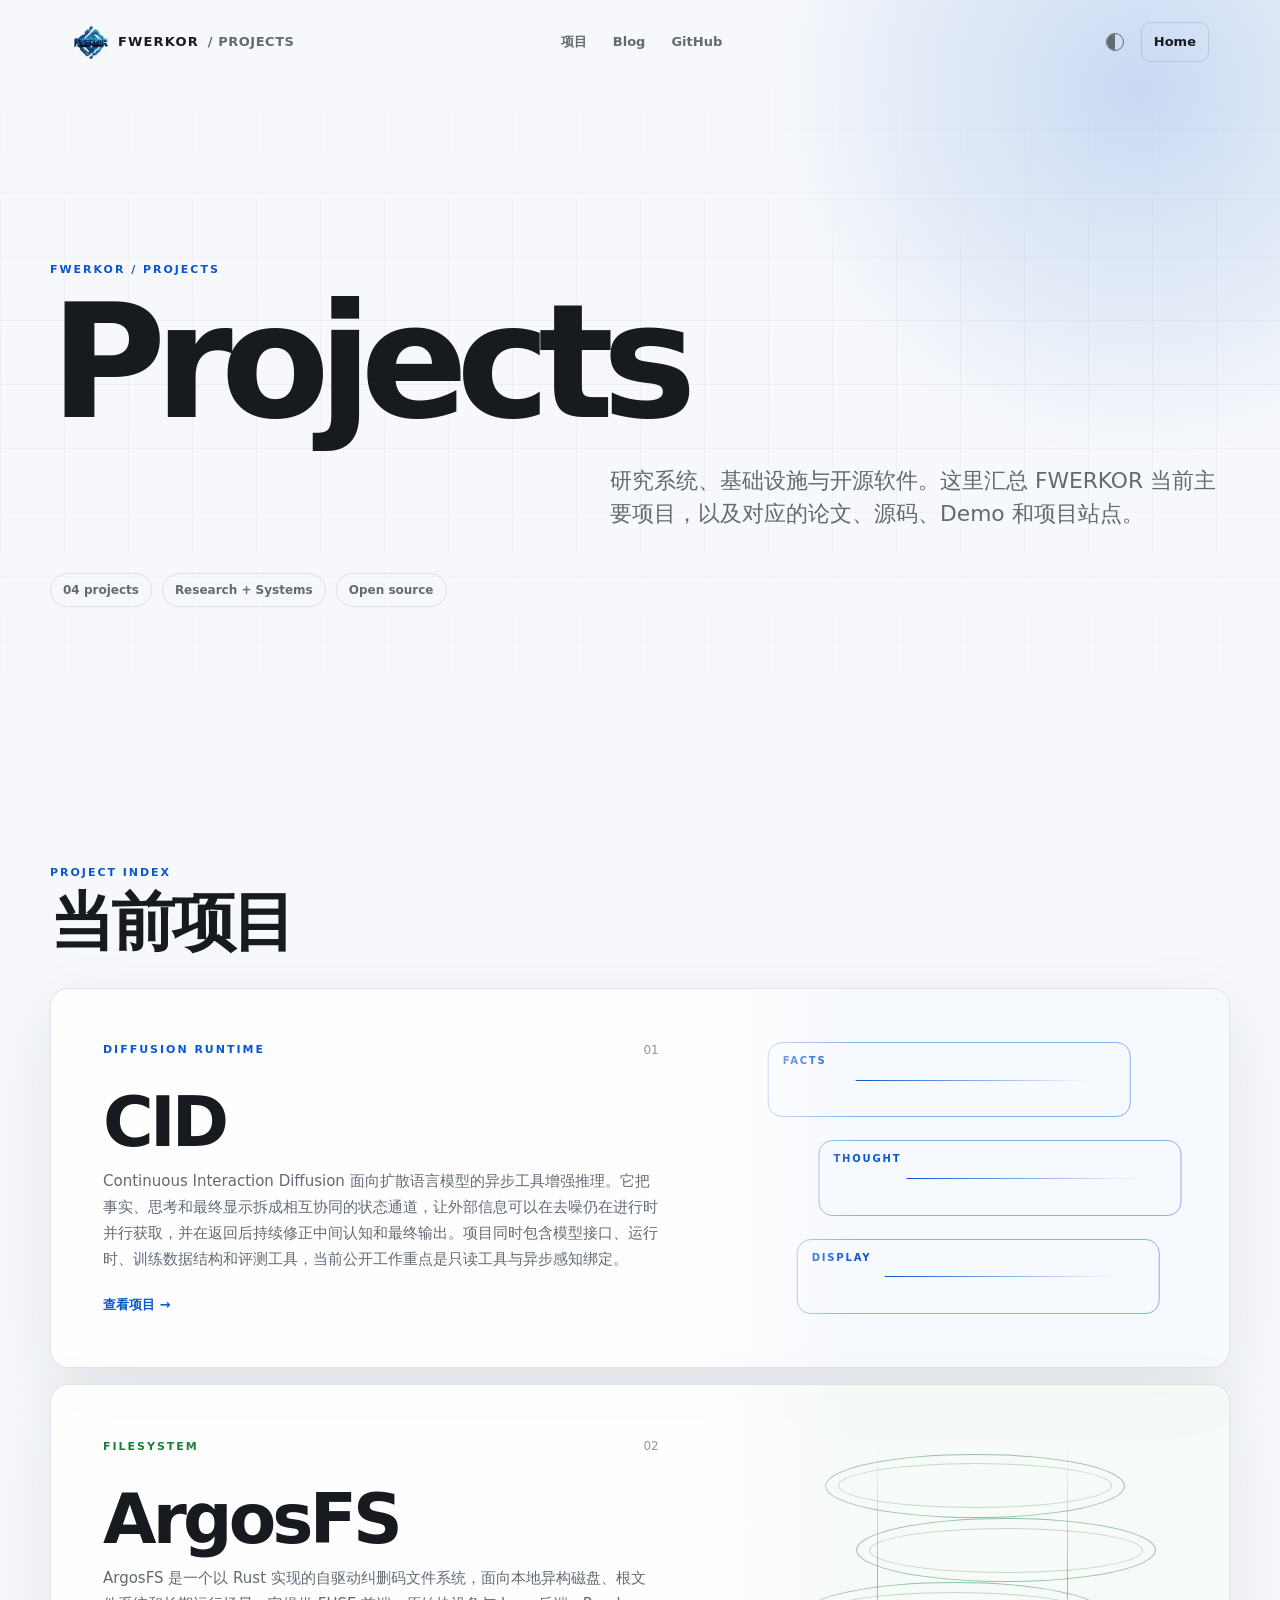
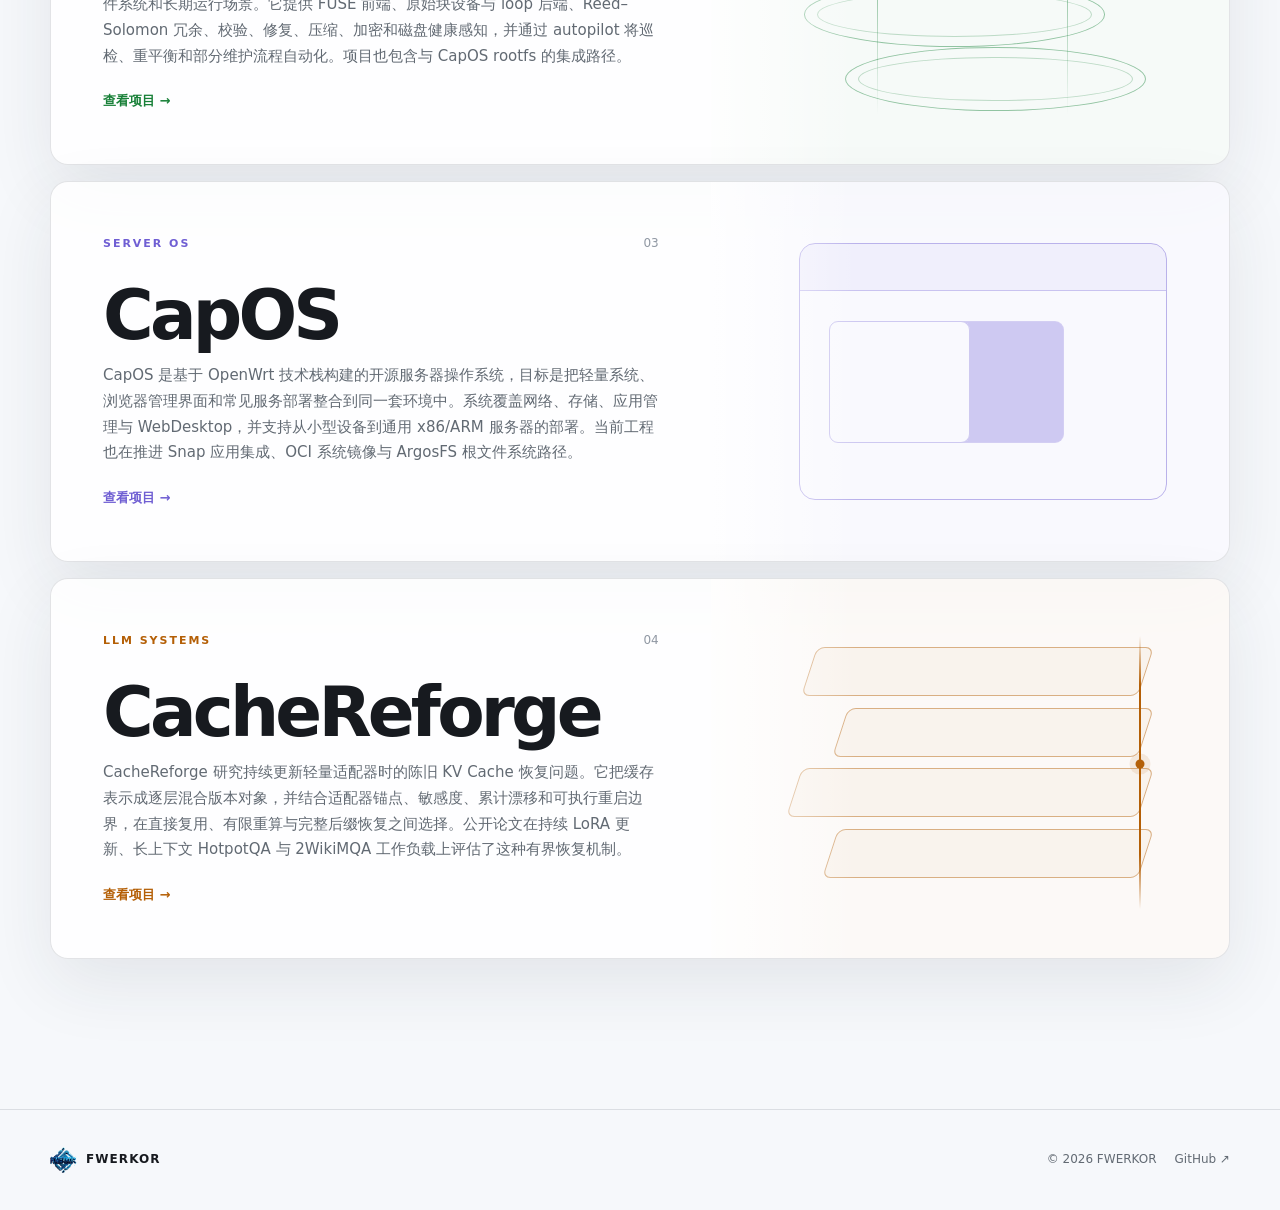
<file: index.html>
<!doctype html><html lang="zh-CN"><head><meta charset="utf-8"><meta name="viewport" content="width=device-width,initial-scale=1,viewport-fit=cover"><meta name="description" content="FWERKOR projects: research systems and open-source software."><meta name="theme-color" content="#0c0f13"><title>Projects — FWERKOR</title><link rel="icon" type="image/png" href="/assets/fwerkor-logo.png"><script src="/theme-init.js"></script><link rel="stylesheet" href="/styles.css"><script src="/main.js" defer></script></head><body><header class="site-header">
  <a class="brand" href="/"><img src="/assets/fwerkor-logo.png" alt=""><span>FWERKOR</span><span class="brand-sub">/ PROJECTS</span></a>
  <nav class="nav"><a href="/#projects">项目</a><a href="https://blog.fwerkor.com/">Blog</a><a href="https://github.com/fwerkor" target="_blank" rel="noreferrer">GitHub</a></nav>
  <div class="header-actions"><button class="theme-toggle" data-theme-toggle aria-label="切换显示模式"><span class="theme-glyph"></span></button><a class="header-home" href="https://www.fwerkor.com/">Home</a></div>
</header><main>
<section class="index-hero"><div class="hero-grid" aria-hidden="true"></div><div class="shell"><p class="index-kicker">FWERKOR / PROJECTS</p><h1 class="index-title">Projects</h1><p class="index-copy">研究系统、基础设施与开源软件。这里汇总 FWERKOR 当前主要项目，以及对应的论文、源码、Demo 和项目站点。</p><div class="hero-meta"><span class="meta-pill">04 projects</span><span class="meta-pill">Research + Systems</span><span class="meta-pill">Open source</span></div></div></section>
<section class="project-index shell" id="projects"><div class="section-head reveal"><div><p class="section-label">PROJECT INDEX</p><h2>当前项目</h2></div></div><div class="project-list"><a class="project-card reveal" data-project="cid" href="/cid/">
      <div class="project-copy">
        <div class="project-topline"><span class="project-kind">DIFFUSION RUNTIME</span><span class="project-number">01</span></div>
        <div><h3>CID</h3><p class="project-summary">Continuous Interaction Diffusion 面向扩散语言模型的异步工具增强推理。它把事实、思考和最终显示拆成相互协同的状态通道，让外部信息可以在去噪仍在进行时并行获取，并在返回后持续修正中间认知和最终输出。项目同时包含模型接口、运行时、训练数据结构和评测工具，当前公开工作重点是只读工具与异步感知绑定。</p><div class="project-action">查看项目 →</div></div>
      </div>
      <div class="project-visual cid-visual" aria-hidden="true"><div class="channel" data-label="FACTS"><i></i></div><div class="channel" data-label="THOUGHT"><i></i></div><div class="channel" data-label="DISPLAY"><i></i></div></div>
    </a><a class="project-card reveal" data-project="argosfs" href="/argosfs/">
      <div class="project-copy">
        <div class="project-topline"><span class="project-kind">FILESYSTEM</span><span class="project-number">02</span></div>
        <div><h3>ArgosFS</h3><p class="project-summary">ArgosFS 是一个以 Rust 实现的自驱动纠删码文件系统，面向本地异构磁盘、根文件系统和长期运行场景。它提供 FUSE 前端、原始块设备与 loop 后端、Reed–Solomon 冗余、校验、修复、压缩、加密和磁盘健康感知，并通过 autopilot 将巡检、重平衡和部分维护流程自动化。项目也包含与 CapOS rootfs 的集成路径。</p><div class="project-action">查看项目 →</div></div>
      </div>
      <div class="project-visual argos-visual" aria-hidden="true"><div class="disk"></div><div class="disk"></div><div class="disk"></div><div class="disk"></div><div class="rail a"></div><div class="rail b"></div></div>
    </a><a class="project-card reveal" data-project="capos" href="/capos/">
      <div class="project-copy">
        <div class="project-topline"><span class="project-kind">SERVER OS</span><span class="project-number">03</span></div>
        <div><h3>CapOS</h3><p class="project-summary">CapOS 是基于 OpenWrt 技术栈构建的开源服务器操作系统，目标是把轻量系统、浏览器管理界面和常见服务部署整合到同一套环境中。系统覆盖网络、存储、应用管理与 WebDesktop，并支持从小型设备到通用 x86/ARM 服务器的部署。当前工程也在推进 Snap 应用集成、OCI 系统镜像与 ArgosFS 根文件系统路径。</p><div class="project-action">查看项目 →</div></div>
      </div>
      <div class="project-visual capos-visual" aria-hidden="true"><div class="desktop"></div></div>
    </a><a class="project-card reveal" data-project="cachereforge" href="/cachereforge/">
      <div class="project-copy">
        <div class="project-topline"><span class="project-kind">LLM SYSTEMS</span><span class="project-number">04</span></div>
        <div><h3>CacheReforge</h3><p class="project-summary">CacheReforge 研究持续更新轻量适配器时的陈旧 KV Cache 恢复问题。它把缓存表示成逐层混合版本对象，并结合适配器锚点、敏感度、累计漂移和可执行重启边界，在直接复用、有限重算与完整后缀恢复之间选择。公开论文在持续 LoRA 更新、长上下文 HotpotQA 与 2WikiMQA 工作负载上评估了这种有界恢复机制。</p><div class="project-action">查看项目 →</div></div>
      </div>
      <div class="project-visual cache-visual" aria-hidden="true"><div class="layer"></div><div class="layer"></div><div class="layer"></div><div class="layer"></div><div class="restart"></div></div>
    </a></div></section>
</main><footer class="site-footer"><div class="shell footer-inner"><div class="footer-brand"><img src="/assets/fwerkor-logo.png" alt=""><span>FWERKOR</span></div><div class="footer-links"><span>© <span data-year>2026</span> FWERKOR</span><a href="https://github.com/fwerkor" target="_blank" rel="noreferrer">GitHub ↗</a></div></div></footer></body></html>
</file>
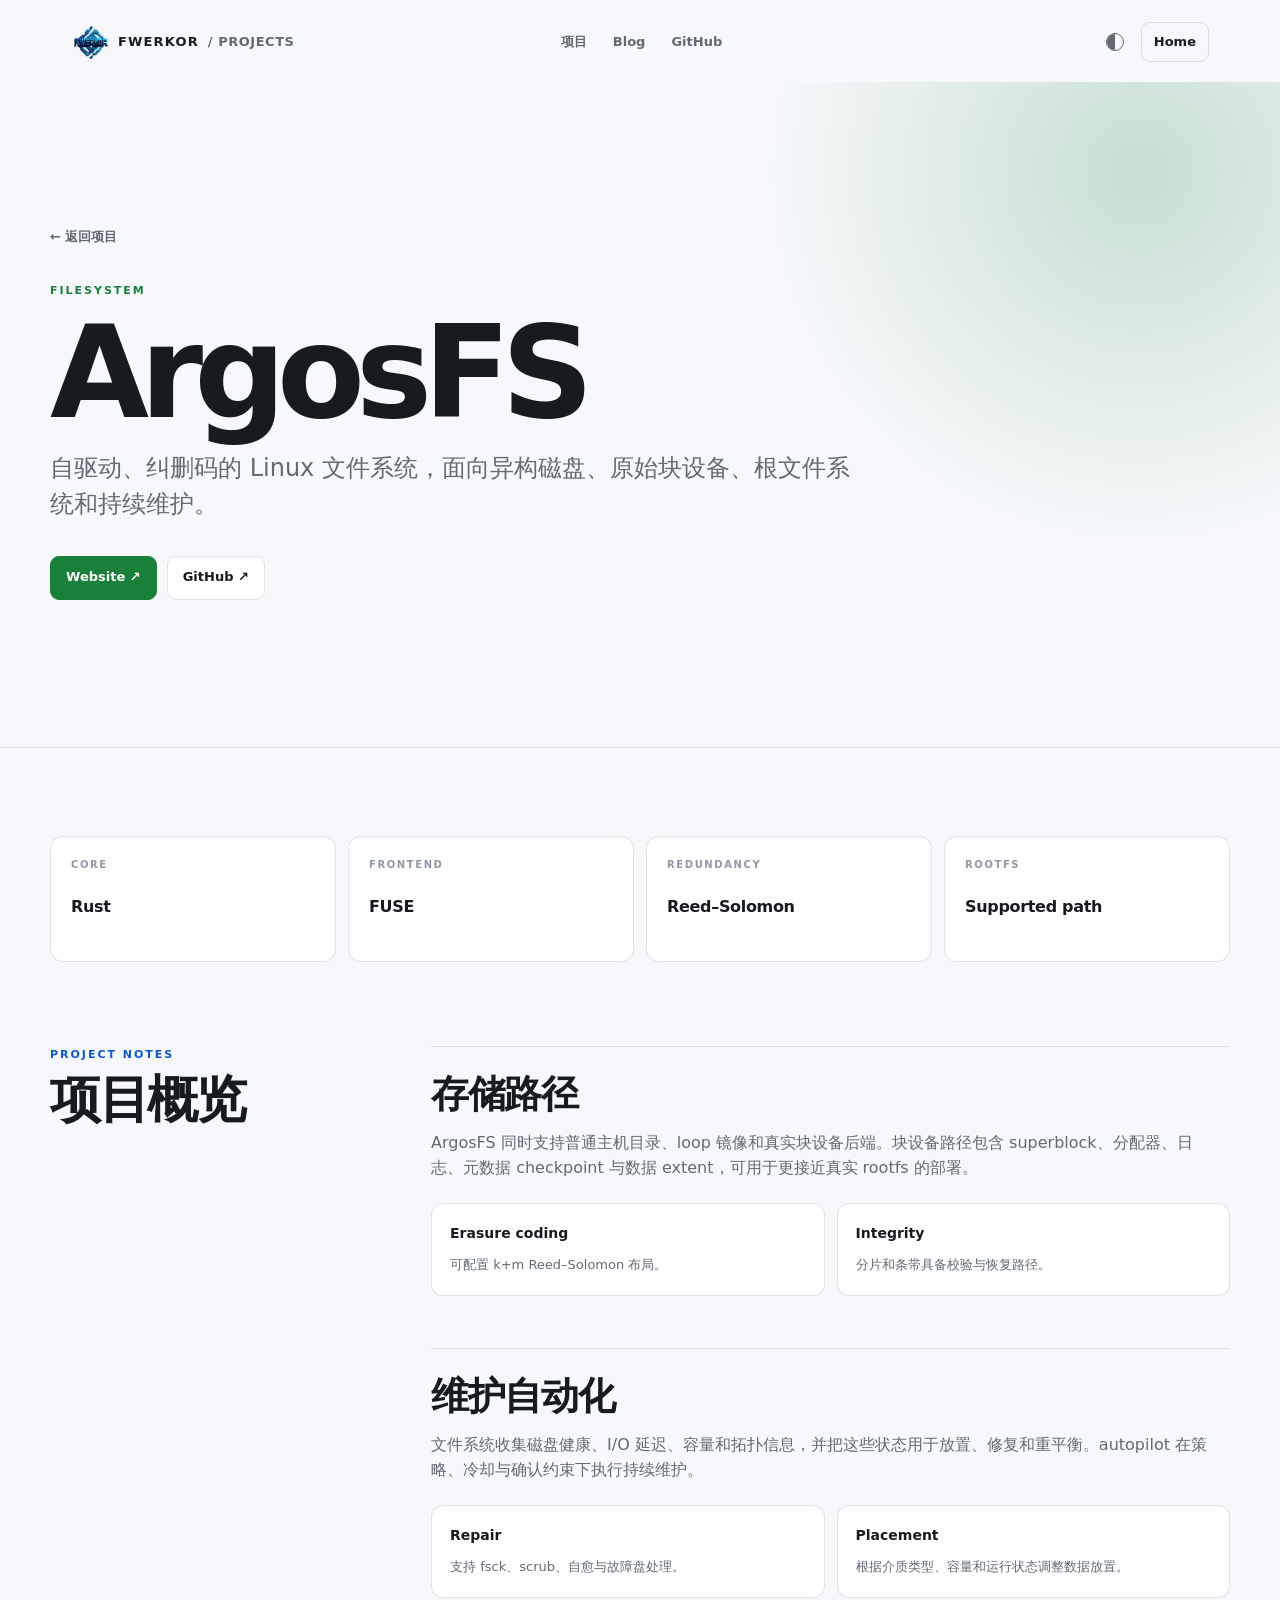
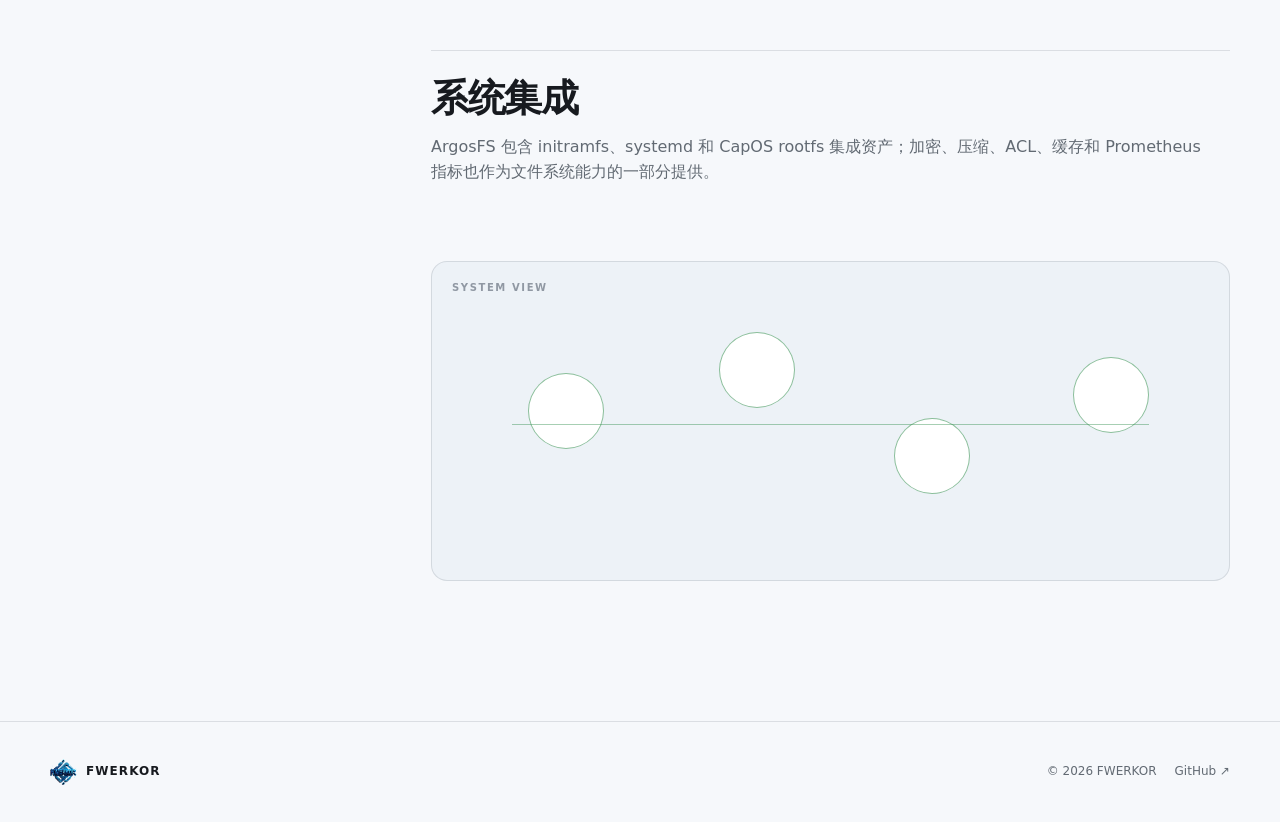
<file: argosfs/index.html>
<!doctype html><html lang="zh-CN"><head><meta charset="utf-8"><meta name="viewport" content="width=device-width,initial-scale=1,viewport-fit=cover"><meta name="theme-color" content="#0c0f13"><title>ArgosFS — FWERKOR Projects</title><link rel="icon" type="image/png" href="/assets/fwerkor-logo.png"><script src="/theme-init.js"></script><link rel="stylesheet" href="/styles.css"><script src="/main.js" defer></script></head><body><header class="site-header">
  <a class="brand" href="/"><img src="/assets/fwerkor-logo.png" alt=""><span>FWERKOR</span><span class="brand-sub">/ PROJECTS</span></a>
  <nav class="nav"><a href="/#projects">项目</a><a href="https://blog.fwerkor.com/">Blog</a><a href="https://github.com/fwerkor" target="_blank" rel="noreferrer">GitHub</a></nav>
  <div class="header-actions"><button class="theme-toggle" data-theme-toggle aria-label="切换显示模式"><span class="theme-glyph"></span></button><a class="header-home" href="https://www.fwerkor.com/">Home</a></div>
</header><main class="detail-page" data-project="argosfs">
<section class="detail-hero"><div class="shell detail-hero-inner"><a class="back-link" href="/">← 返回项目</a><p class="detail-kicker">FILESYSTEM</p><h1 class="detail-title">ArgosFS</h1><p class="detail-subtitle">自驱动、纠删码的 Linux 文件系统，面向异构磁盘、原始块设备、根文件系统和持续维护。</p><div class="resource-row"><a class="resource-link primary" href="https://argosfs.org/" target="_blank" rel="noreferrer">Website ↗</a><a class="resource-link" href="https://github.com/fwerkor/ArgosFS" target="_blank" rel="noreferrer">GitHub ↗</a></div></div></section>
<section class="detail-body shell"><div class="fact-grid"><div class="fact"><span class="fact-label">Core</span><span class="fact-value">Rust</span></div><div class="fact"><span class="fact-label">Frontend</span><span class="fact-value">FUSE</span></div><div class="fact"><span class="fact-label">Redundancy</span><span class="fact-value">Reed–Solomon</span></div><div class="fact"><span class="fact-label">Rootfs</span><span class="fact-value">Supported path</span></div></div><div class="content-grid"><aside class="content-nav"><p class="section-label">PROJECT NOTES</p><h2>项目概览</h2></aside><div class="prose"><section class="prose-section reveal"><h3>存储路径</h3><p>ArgosFS 同时支持普通主机目录、loop 镜像和真实块设备后端。块设备路径包含 superblock、分配器、日志、元数据 checkpoint 与数据 extent，可用于更接近真实 rootfs 的部署。</p><div class="feature-list"><div class="feature"><strong>Erasure coding</strong><span>可配置 k+m Reed–Solomon 布局。</span></div><div class="feature"><strong>Integrity</strong><span>分片和条带具备校验与恢复路径。</span></div></div></section><section class="prose-section reveal"><h3>维护自动化</h3><p>文件系统收集磁盘健康、I/O 延迟、容量和拓扑信息，并把这些状态用于放置、修复和重平衡。autopilot 在策略、冷却与确认约束下执行持续维护。</p><div class="feature-list"><div class="feature"><strong>Repair</strong><span>支持 fsck、scrub、自愈与故障盘处理。</span></div><div class="feature"><strong>Placement</strong><span>根据介质类型、容量和运行状态调整数据放置。</span></div></div></section><section class="prose-section reveal"><h3>系统集成</h3><p>ArgosFS 包含 initramfs、systemd 和 CapOS rootfs 集成资产；加密、压缩、ACL、缓存和 Prometheus 指标也作为文件系统能力的一部分提供。</p></section><div class="architecture argos-arch" aria-hidden="true"><span class="arch-label">SYSTEM VIEW</span><div class="node n1"></div><div class="node n2"></div><div class="node n3"></div><div class="node n4"></div></div></div></div></section>
</main><footer class="site-footer"><div class="shell footer-inner"><div class="footer-brand"><img src="/assets/fwerkor-logo.png" alt=""><span>FWERKOR</span></div><div class="footer-links"><span>© <span data-year>2026</span> FWERKOR</span><a href="https://github.com/fwerkor" target="_blank" rel="noreferrer">GitHub ↗</a></div></div></footer></body></html>
</file>
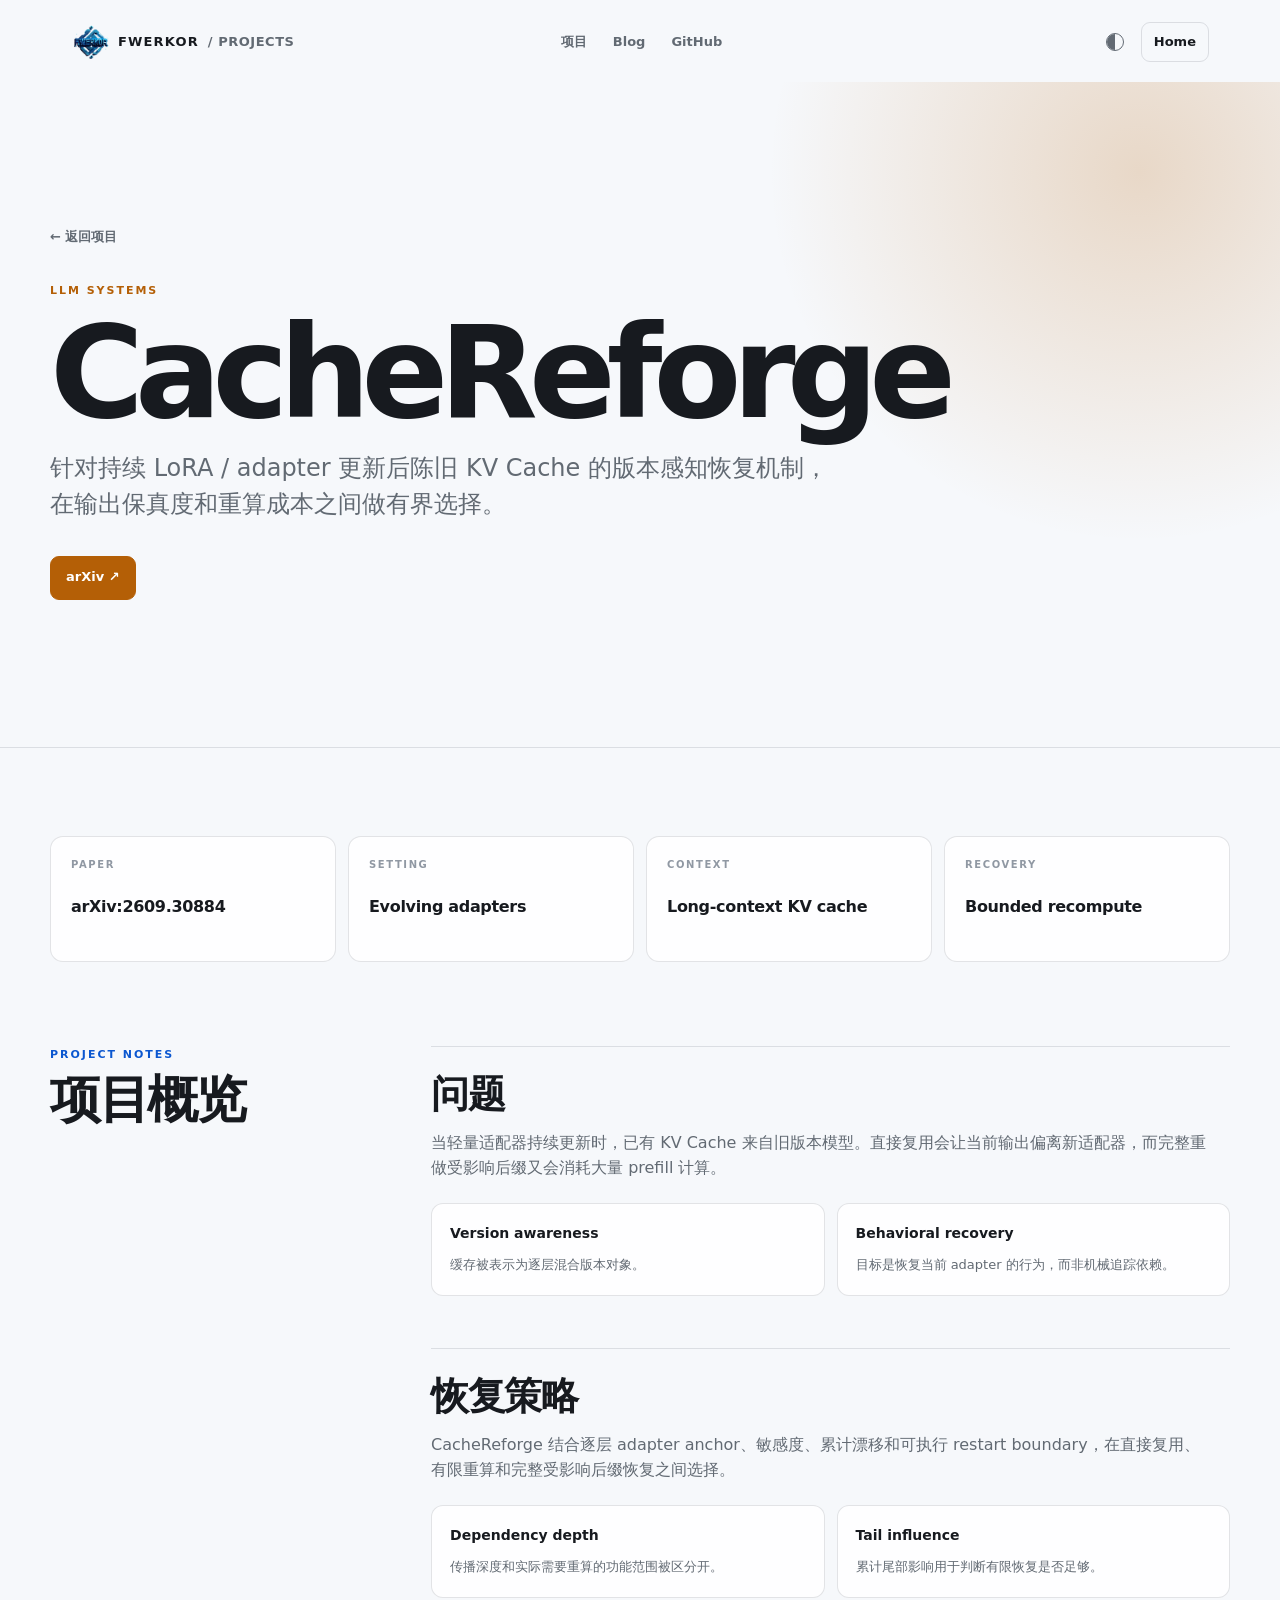
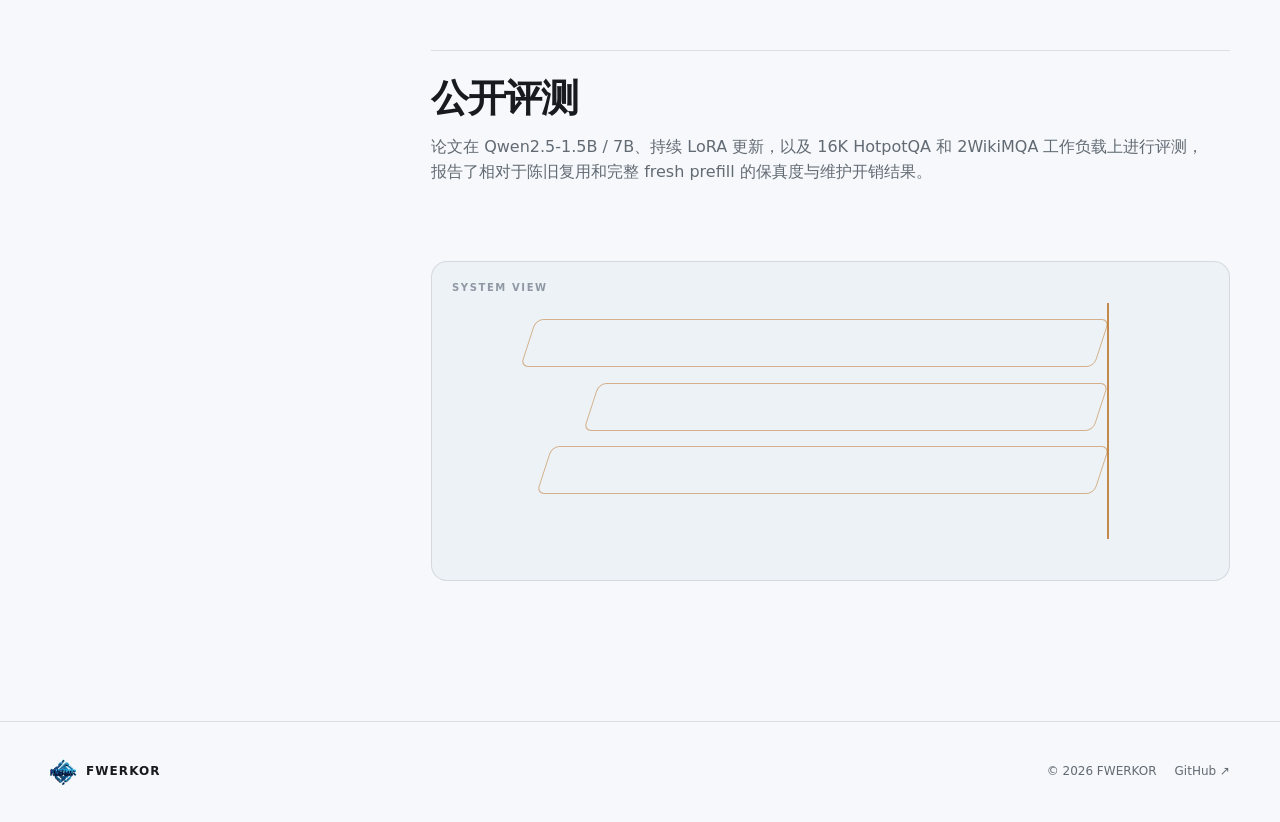
<file: cachereforge/index.html>
<!doctype html><html lang="zh-CN"><head><meta charset="utf-8"><meta name="viewport" content="width=device-width,initial-scale=1,viewport-fit=cover"><meta name="theme-color" content="#0c0f13"><title>CacheReforge — FWERKOR Projects</title><link rel="icon" type="image/png" href="/assets/fwerkor-logo.png"><script src="/theme-init.js"></script><link rel="stylesheet" href="/styles.css"><script src="/main.js" defer></script></head><body><header class="site-header">
  <a class="brand" href="/"><img src="/assets/fwerkor-logo.png" alt=""><span>FWERKOR</span><span class="brand-sub">/ PROJECTS</span></a>
  <nav class="nav"><a href="/#projects">项目</a><a href="https://blog.fwerkor.com/">Blog</a><a href="https://github.com/fwerkor" target="_blank" rel="noreferrer">GitHub</a></nav>
  <div class="header-actions"><button class="theme-toggle" data-theme-toggle aria-label="切换显示模式"><span class="theme-glyph"></span></button><a class="header-home" href="https://www.fwerkor.com/">Home</a></div>
</header><main class="detail-page" data-project="cachereforge">
<section class="detail-hero"><div class="shell detail-hero-inner"><a class="back-link" href="/">← 返回项目</a><p class="detail-kicker">LLM SYSTEMS</p><h1 class="detail-title">CacheReforge</h1><p class="detail-subtitle">针对持续 LoRA / adapter 更新后陈旧 KV Cache 的版本感知恢复机制，在输出保真度和重算成本之间做有界选择。</p><div class="resource-row"><a class="resource-link primary" href="https://arxiv.org/abs/2609.30884" target="_blank" rel="noreferrer">arXiv ↗</a></div></div></section>
<section class="detail-body shell"><div class="fact-grid"><div class="fact"><span class="fact-label">Paper</span><span class="fact-value">arXiv:2609.30884</span></div><div class="fact"><span class="fact-label">Setting</span><span class="fact-value">Evolving adapters</span></div><div class="fact"><span class="fact-label">Context</span><span class="fact-value">Long-context KV cache</span></div><div class="fact"><span class="fact-label">Recovery</span><span class="fact-value">Bounded recompute</span></div></div><div class="content-grid"><aside class="content-nav"><p class="section-label">PROJECT NOTES</p><h2>项目概览</h2></aside><div class="prose"><section class="prose-section reveal"><h3>问题</h3><p>当轻量适配器持续更新时，已有 KV Cache 来自旧版本模型。直接复用会让当前输出偏离新适配器，而完整重做受影响后缀又会消耗大量 prefill 计算。</p><div class="feature-list"><div class="feature"><strong>Version awareness</strong><span>缓存被表示为逐层混合版本对象。</span></div><div class="feature"><strong>Behavioral recovery</strong><span>目标是恢复当前 adapter 的行为，而非机械追踪依赖。</span></div></div></section><section class="prose-section reveal"><h3>恢复策略</h3><p>CacheReforge 结合逐层 adapter anchor、敏感度、累计漂移和可执行 restart boundary，在直接复用、有限重算和完整受影响后缀恢复之间选择。</p><div class="feature-list"><div class="feature"><strong>Dependency depth</strong><span>传播深度和实际需要重算的功能范围被区分开。</span></div><div class="feature"><strong>Tail influence</strong><span>累计尾部影响用于判断有限恢复是否足够。</span></div></div></section><section class="prose-section reveal"><h3>公开评测</h3><p>论文在 Qwen2.5-1.5B / 7B、持续 LoRA 更新，以及 16K HotpotQA 和 2WikiMQA 工作负载上进行评测，报告了相对于陈旧复用和完整 fresh prefill 的保真度与维护开销结果。</p></section><div class="architecture cache-arch" aria-hidden="true"><span class="arch-label">SYSTEM VIEW</span><div class="block b1"></div><div class="block b2"></div><div class="block b3"></div><div class="marker"></div></div></div></div></section>
</main><footer class="site-footer"><div class="shell footer-inner"><div class="footer-brand"><img src="/assets/fwerkor-logo.png" alt=""><span>FWERKOR</span></div><div class="footer-links"><span>© <span data-year>2026</span> FWERKOR</span><a href="https://github.com/fwerkor" target="_blank" rel="noreferrer">GitHub ↗</a></div></div></footer></body></html>
</file>
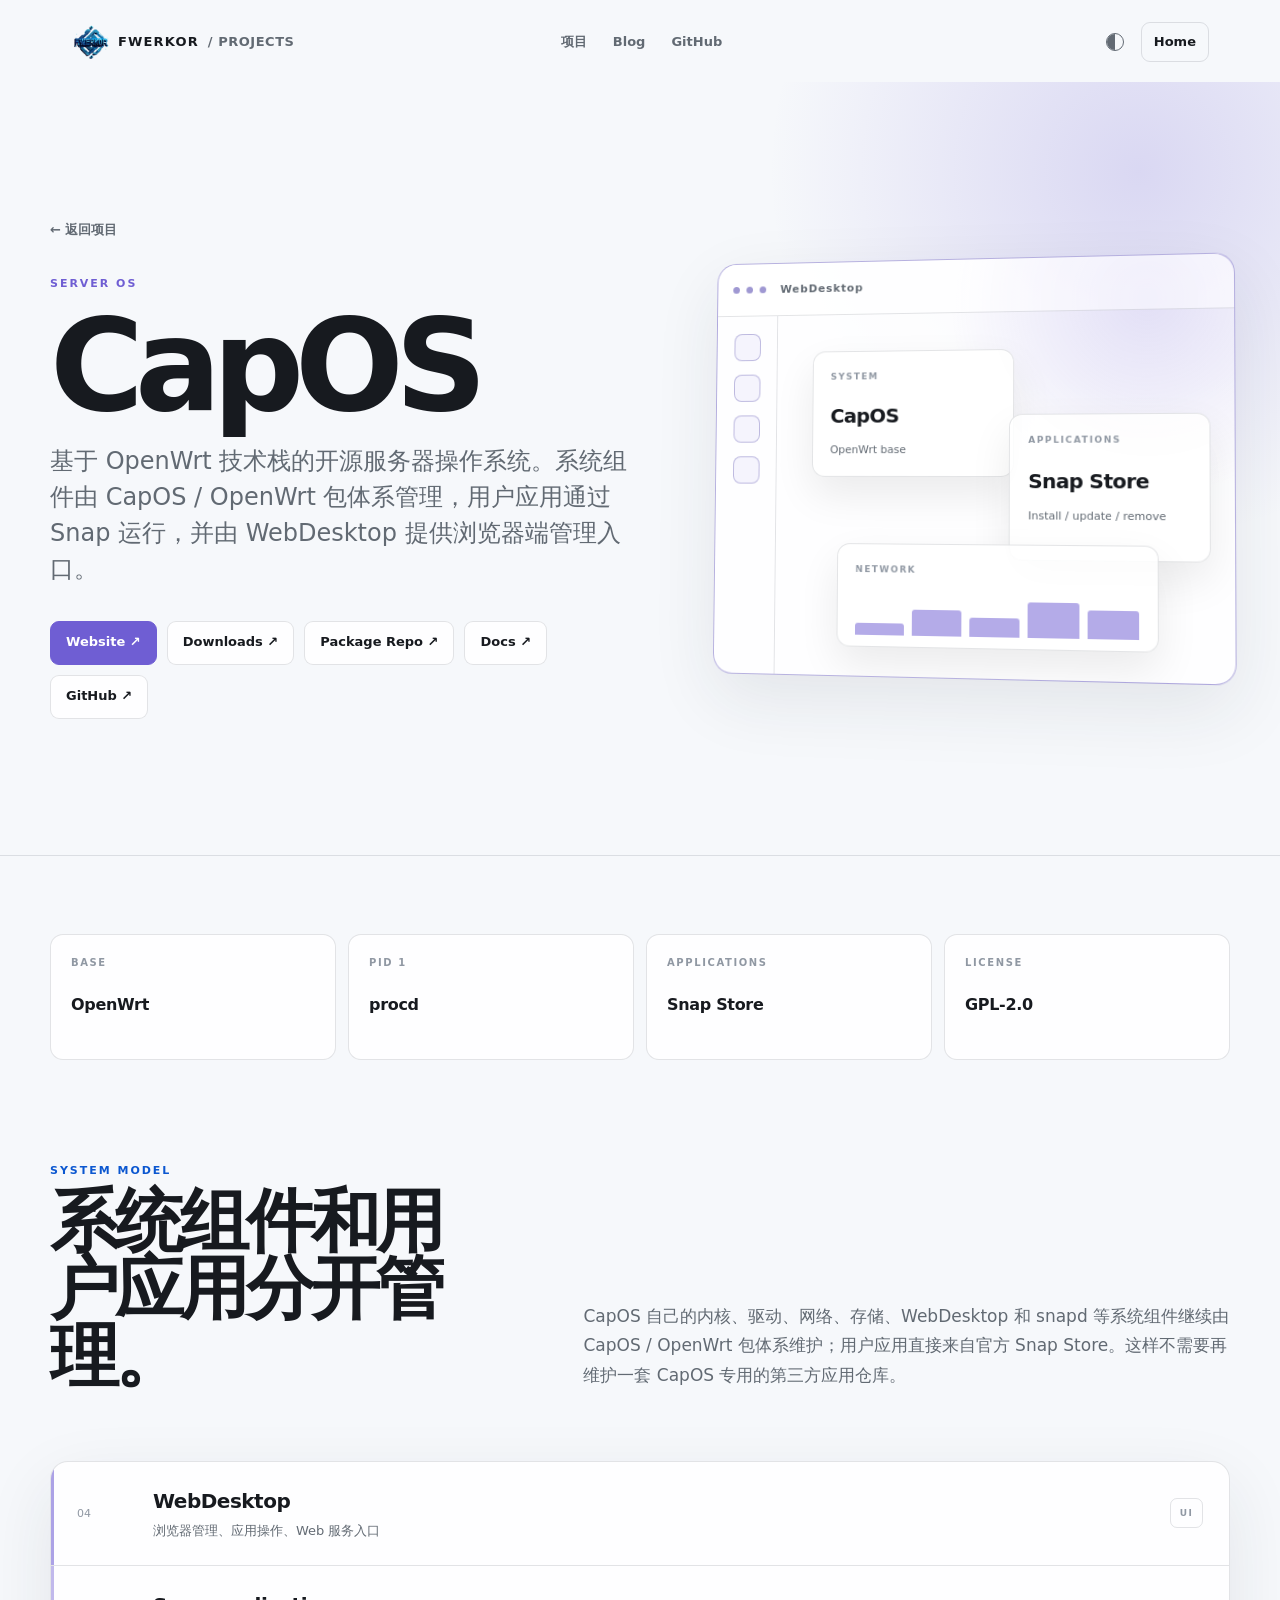
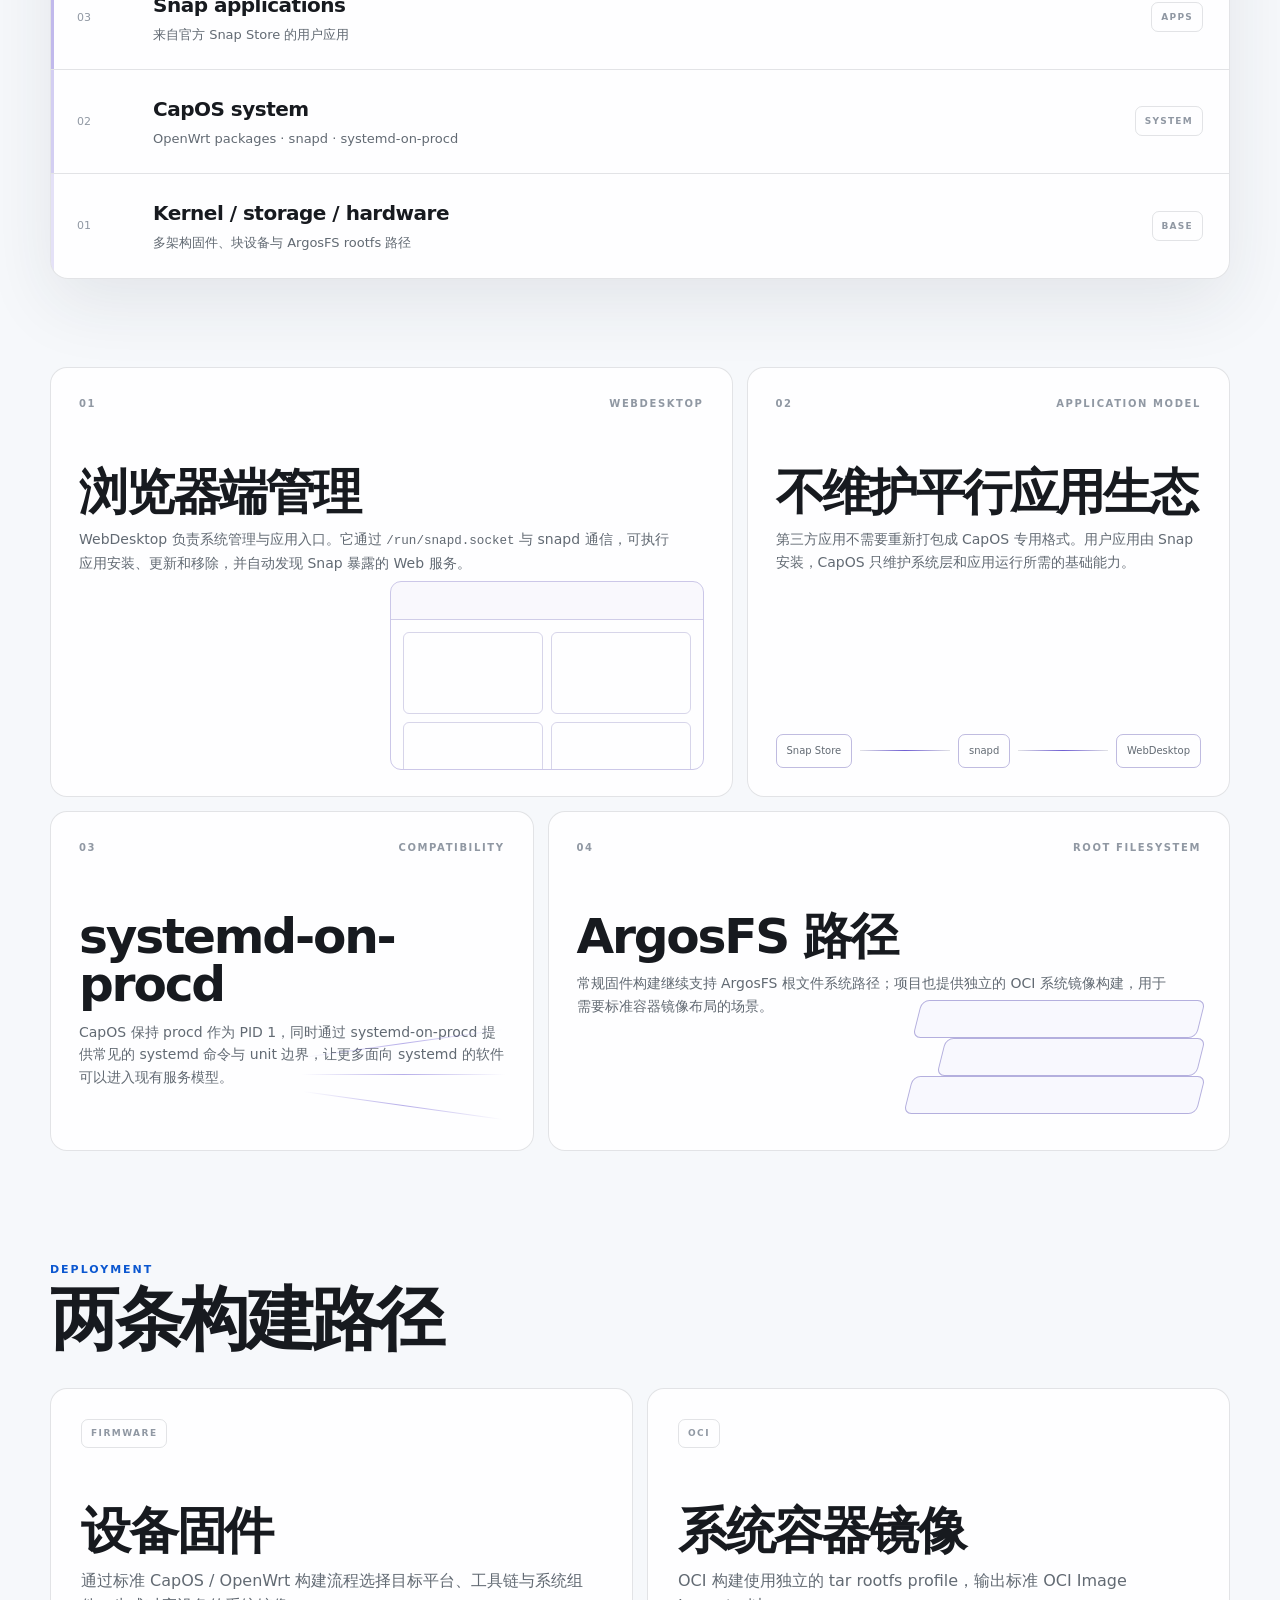
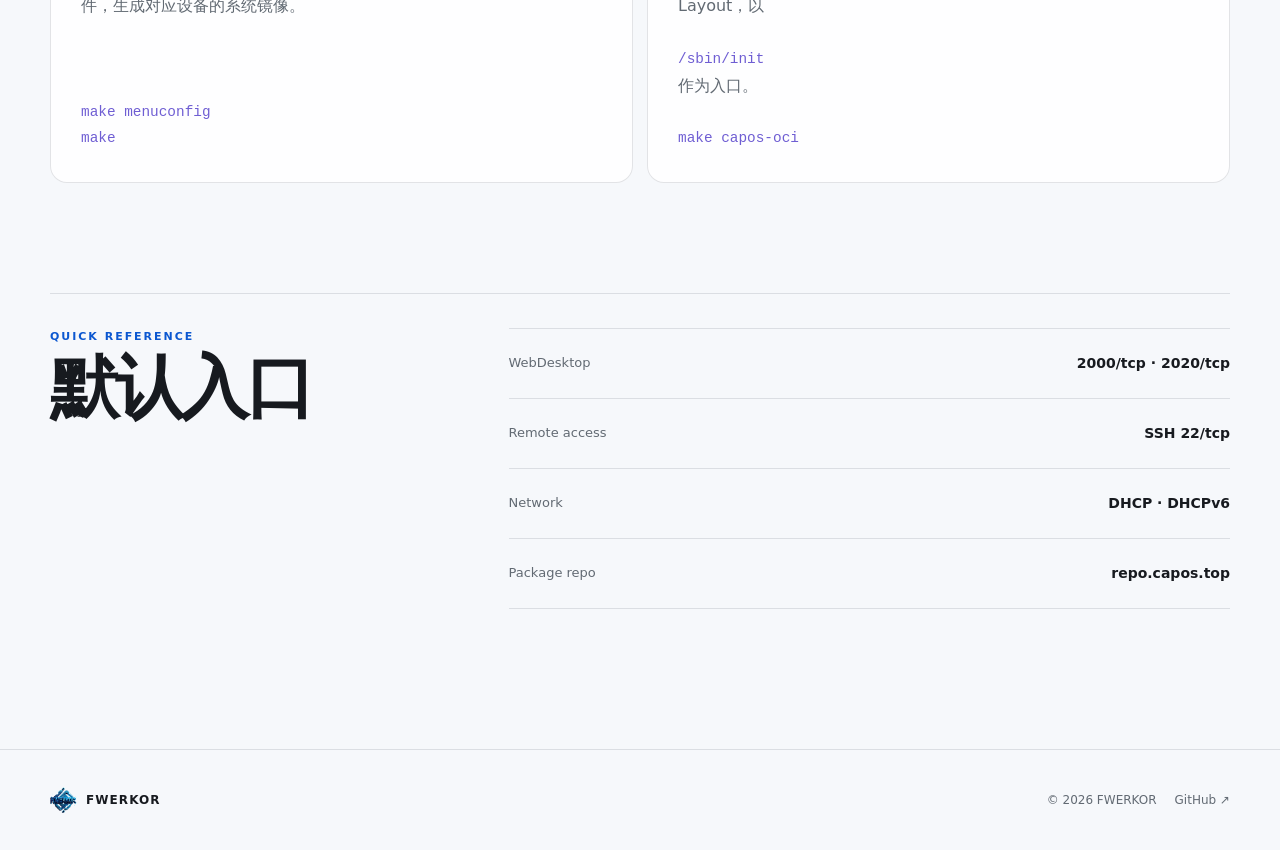
<file: capos/index.html>
<!doctype html>
<html lang="zh-CN">
<head>
  <meta charset="utf-8">
  <meta name="viewport" content="width=device-width,initial-scale=1,viewport-fit=cover">
  <meta name="description" content="CapOS — FWERKOR open-source server operating system project.">
  <meta name="theme-color" content="#0c0f13">
  <title>CapOS — FWERKOR Projects</title>
  <link rel="icon" type="image/png" href="/assets/fwerkor-logo.png">
  <script src="/theme-init.js"></script>
  <link rel="stylesheet" href="/styles.css?v=1.0.2">
  <script src="/main.js" defer></script>
</head>
<body>
<header class="site-header">
  <a class="brand" href="/"><img src="/assets/fwerkor-logo.png" alt=""><span>FWERKOR</span><span class="brand-sub">/ PROJECTS</span></a>
  <nav class="nav"><a href="/#projects">项目</a><a href="https://blog.fwerkor.com/">Blog</a><a href="https://github.com/fwerkor" target="_blank" rel="noreferrer">GitHub</a></nav>
  <div class="header-actions"><button class="theme-toggle" data-theme-toggle aria-label="切换显示模式"><span class="theme-glyph"></span></button><a class="header-home" href="https://www.fwerkor.com/">Home</a></div>
</header>

<main class="detail-page capos-page" data-project="capos">
  <section class="detail-hero capos-detail-hero">
    <div class="shell capos-hero-grid">
      <div class="capos-hero-copy">
        <a class="back-link" href="/">← 返回项目</a>
        <p class="detail-kicker">SERVER OS</p>
        <h1 class="detail-title">CapOS</h1>
        <p class="detail-subtitle">基于 OpenWrt 技术栈的开源服务器操作系统。系统组件由 CapOS / OpenWrt 包体系管理，用户应用通过 Snap 运行，并由 WebDesktop 提供浏览器端管理入口。</p>
        <div class="resource-row">
          <a class="resource-link primary" href="https://capos.top/" target="_blank" rel="noreferrer">Website ↗</a>
          <a class="resource-link" href="https://github.com/fwerkor/CapOS/releases" target="_blank" rel="noreferrer">Downloads ↗</a>
          <a class="resource-link" href="https://repo.capos.top/" target="_blank" rel="noreferrer">Package Repo ↗</a>
          <a class="resource-link" href="https://github.com/fwerkor/CapOS/wiki" target="_blank" rel="noreferrer">Docs ↗</a>
          <a class="resource-link" href="https://github.com/fwerkor/CapOS" target="_blank" rel="noreferrer">GitHub ↗</a>
        </div>
      </div>

      <div class="capos-desktop-preview" aria-hidden="true">
        <div class="capos-preview-bar">
          <span class="capos-preview-dot"></span>
          <span class="capos-preview-dot"></span>
          <span class="capos-preview-dot"></span>
          <span class="capos-preview-title">WebDesktop</span>
        </div>
        <div class="capos-preview-main">
          <aside class="capos-preview-dock">
            <i></i><i></i><i></i><i></i>
          </aside>
          <div class="capos-preview-workspace">
            <div class="capos-preview-card card-status">
              <small>SYSTEM</small>
              <strong>CapOS</strong>
              <span>OpenWrt base</span>
            </div>
            <div class="capos-preview-card card-apps">
              <small>APPLICATIONS</small>
              <strong>Snap Store</strong>
              <span>Install / update / remove</span>
            </div>
            <div class="capos-preview-card card-network">
              <small>NETWORK</small>
              <div class="mini-chart"><i></i><i></i><i></i><i></i><i></i></div>
            </div>
          </div>
        </div>
      </div>
    </div>
  </section>

  <section class="detail-body shell capos-detail-body">
    <div class="fact-grid capos-facts">
      <div class="fact"><span class="fact-label">Base</span><span class="fact-value">OpenWrt</span></div>
      <div class="fact"><span class="fact-label">PID 1</span><span class="fact-value">procd</span></div>
      <div class="fact"><span class="fact-label">Applications</span><span class="fact-value">Snap Store</span></div>
      <div class="fact"><span class="fact-label">License</span><span class="fact-value">GPL-2.0</span></div>
    </div>

    <section class="capos-intro reveal">
      <div>
        <p class="section-label">SYSTEM MODEL</p>
        <h2>系统组件和用户应用分开管理。</h2>
      </div>
      <p>CapOS 自己的内核、驱动、网络、存储、WebDesktop 和 snapd 等系统组件继续由 CapOS / OpenWrt 包体系维护；用户应用直接来自官方 Snap Store。这样不需要再维护一套 CapOS 专用的第三方应用仓库。</p>
    </section>

    <section class="capos-stack reveal" aria-label="CapOS system stack">
      <div class="capos-stack-row stack-ui">
        <span class="stack-index">04</span>
        <div><strong>WebDesktop</strong><small>浏览器管理、应用操作、Web 服务入口</small></div>
        <b>UI</b>
      </div>
      <div class="capos-stack-row stack-apps">
        <span class="stack-index">03</span>
        <div><strong>Snap applications</strong><small>来自官方 Snap Store 的用户应用</small></div>
        <b>APPS</b>
      </div>
      <div class="capos-stack-row stack-system">
        <span class="stack-index">02</span>
        <div><strong>CapOS system</strong><small>OpenWrt packages · snapd · systemd-on-procd</small></div>
        <b>SYSTEM</b>
      </div>
      <div class="capos-stack-row stack-storage">
        <span class="stack-index">01</span>
        <div><strong>Kernel / storage / hardware</strong><small>多架构固件、块设备与 ArgosFS rootfs 路径</small></div>
        <b>BASE</b>
      </div>
    </section>

    <section class="capos-bento">
      <article class="capos-panel panel-web reveal">
        <div class="panel-heading"><span>01</span><p>WEBDESKTOP</p></div>
        <h3>浏览器端管理</h3>
        <p>WebDesktop 负责系统管理与应用入口。它通过 <code>/run/snapd.socket</code> 与 snapd 通信，可执行应用安装、更新和移除，并自动发现 Snap 暴露的 Web 服务。</p>
        <div class="panel-window" aria-hidden="true">
          <div class="panel-window-bar"></div>
          <div class="panel-window-grid"><i></i><i></i><i></i><i></i></div>
        </div>
      </article>

      <article class="capos-panel panel-apps reveal">
        <div class="panel-heading"><span>02</span><p>APPLICATION MODEL</p></div>
        <h3>不维护平行应用生态</h3>
        <p>第三方应用不需要重新打包成 CapOS 专用格式。用户应用由 Snap 安装，CapOS 只维护系统层和应用运行所需的基础能力。</p>
        <div class="app-flow" aria-hidden="true">
          <span>Snap Store</span><i></i><span>snapd</span><i></i><span>WebDesktop</span>
        </div>
      </article>

      <article class="capos-panel panel-compat reveal">
        <div class="panel-heading"><span>03</span><p>COMPATIBILITY</p></div>
        <h3>systemd-on-procd</h3>
        <p>CapOS 保持 procd 作为 PID 1，同时通过 systemd-on-procd 提供常见的 systemd 命令与 unit 边界，让更多面向 systemd 的软件可以进入现有服务模型。</p>
        <div class="compat-lines" aria-hidden="true"><i></i><i></i><i></i></div>
      </article>

      <article class="capos-panel panel-rootfs reveal">
        <div class="panel-heading"><span>04</span><p>ROOT FILESYSTEM</p></div>
        <h3>ArgosFS 路径</h3>
        <p>常规固件构建继续支持 ArgosFS 根文件系统路径；项目也提供独立的 OCI 系统镜像构建，用于需要标准容器镜像布局的场景。</p>
        <div class="rootfs-layers" aria-hidden="true"><i></i><i></i><i></i></div>
      </article>
    </section>

    <section class="capos-deployment">
      <div class="capos-deployment-head reveal">
        <p class="section-label">DEPLOYMENT</p>
        <h2>两条构建路径</h2>
      </div>
      <div class="deployment-grid">
        <article class="deployment-card reveal">
          <span class="deployment-tag">FIRMWARE</span>
          <h3>设备固件</h3>
          <p>通过标准 CapOS / OpenWrt 构建流程选择目标平台、工具链与系统组件，生成对应设备的系统镜像。</p>
          <code>make menuconfig<br>make</code>
        </article>
        <article class="deployment-card reveal">
          <span class="deployment-tag">OCI</span>
          <h3>系统容器镜像</h3>
          <p>OCI 构建使用独立的 tar rootfs profile，输出标准 OCI Image Layout，以 <code>/sbin/init</code> 作为入口。</p>
          <code>make capos-oci</code>
        </article>
      </div>
    </section>

    <section class="capos-reference reveal">
      <div>
        <p class="section-label">QUICK REFERENCE</p>
        <h2>默认入口</h2>
      </div>
      <div class="reference-list">
        <div><span>WebDesktop</span><strong>2000/tcp · 2020/tcp</strong></div>
        <div><span>Remote access</span><strong>SSH 22/tcp</strong></div>
        <div><span>Network</span><strong>DHCP · DHCPv6</strong></div>
        <div><span>Package repo</span><strong>repo.capos.top</strong></div>
      </div>
    </section>
  </section>
</main>

<footer class="site-footer">
  <div class="shell footer-inner">
    <div class="footer-brand"><img src="/assets/fwerkor-logo.png" alt=""><span>FWERKOR</span></div>
    <div class="footer-links"><span>© <span data-year>2026</span> FWERKOR</span><a href="https://github.com/fwerkor" target="_blank" rel="noreferrer">GitHub ↗</a></div>
  </div>
</footer>
</body>
</html>
</file>
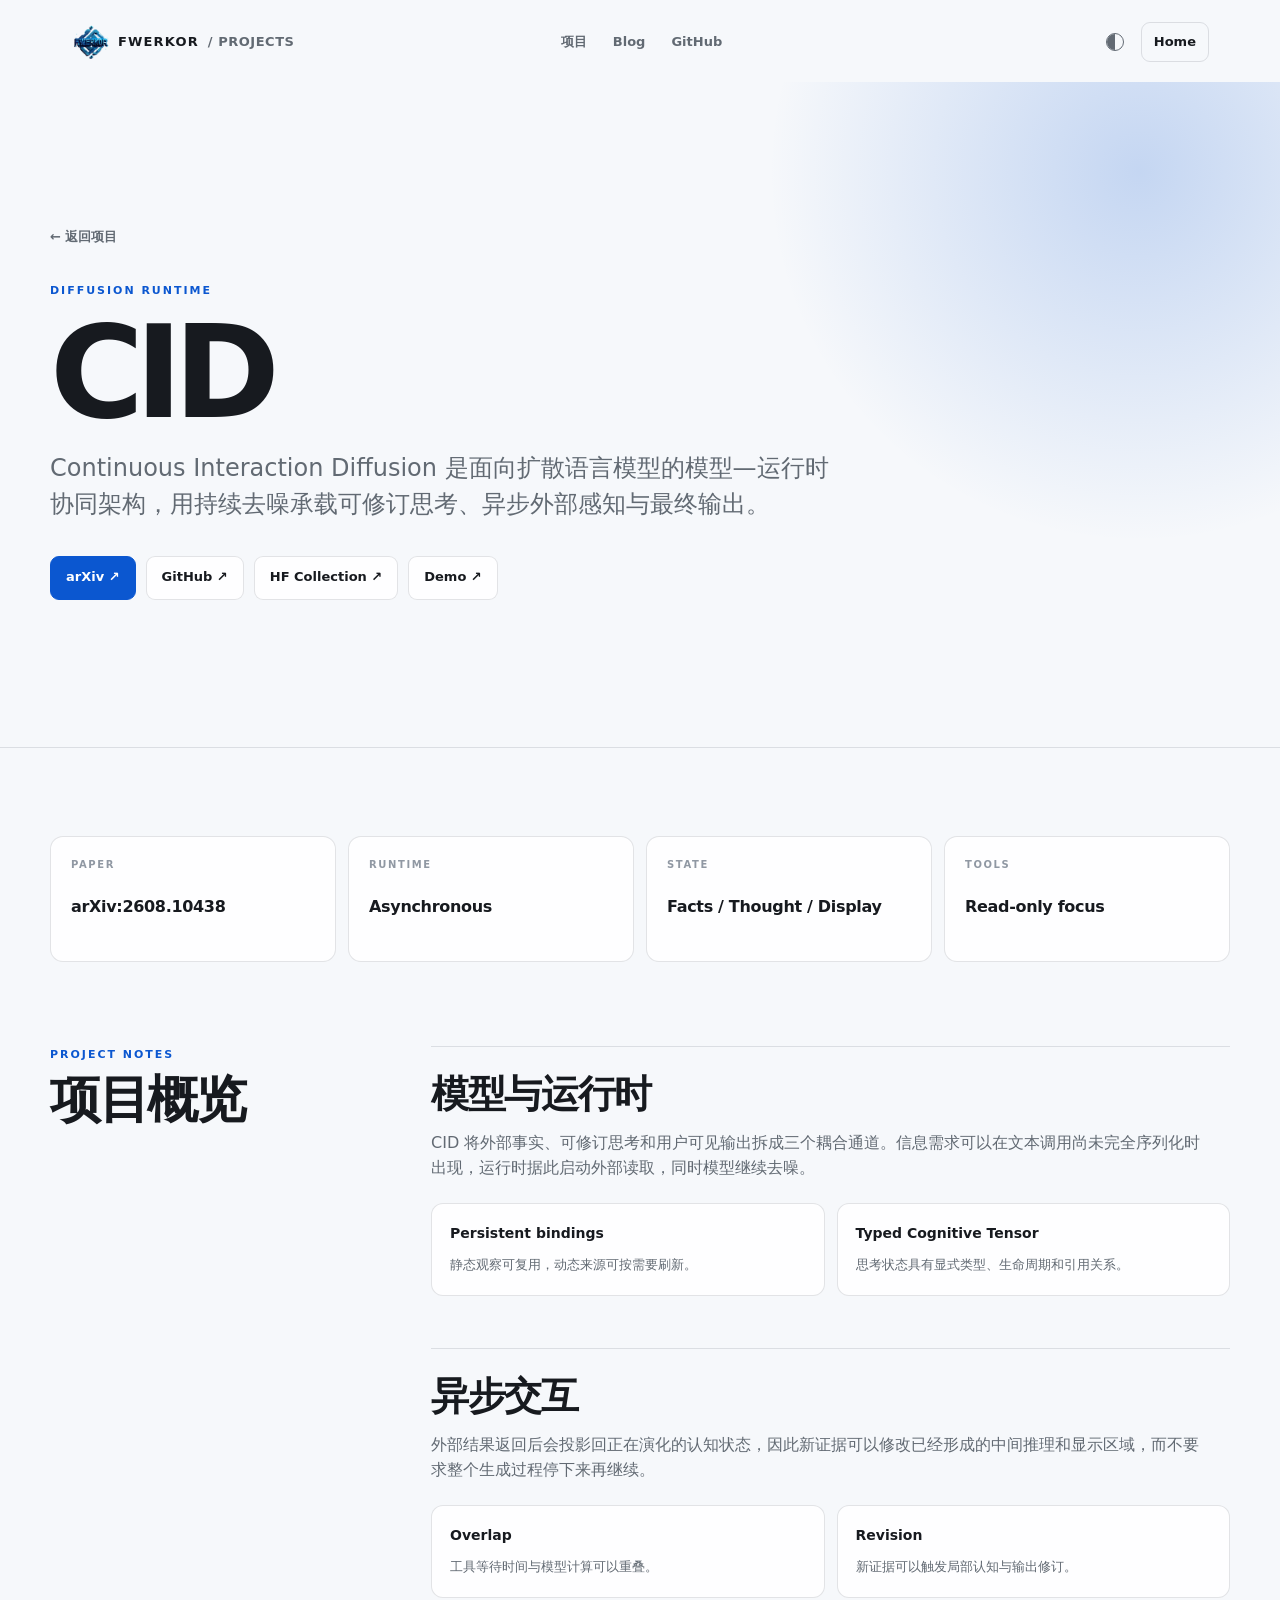
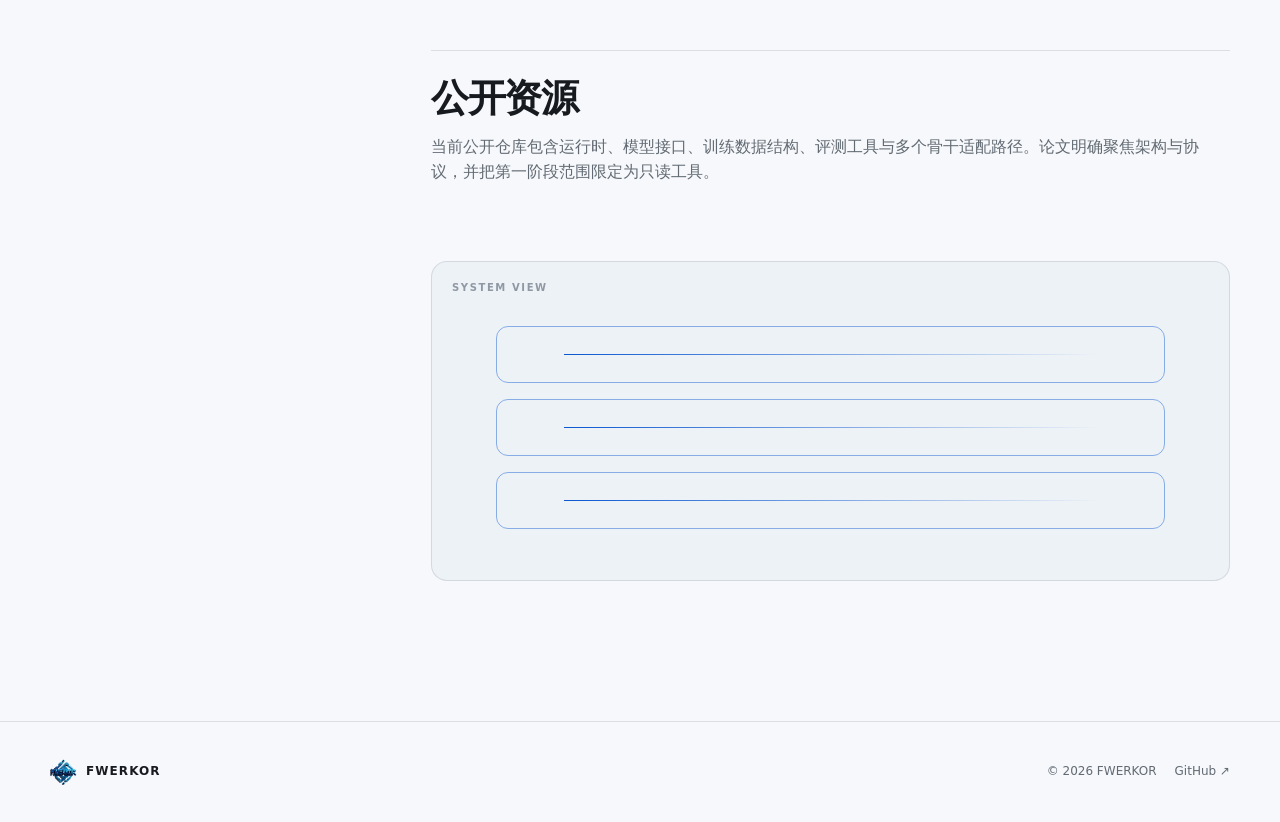
<file: cid/index.html>
<!doctype html><html lang="zh-CN"><head><meta charset="utf-8"><meta name="viewport" content="width=device-width,initial-scale=1,viewport-fit=cover"><meta name="theme-color" content="#0c0f13"><title>CID — FWERKOR Projects</title><link rel="icon" type="image/png" href="/assets/fwerkor-logo.png"><script src="/theme-init.js"></script><link rel="stylesheet" href="/styles.css"><script src="/main.js" defer></script></head><body><header class="site-header">
  <a class="brand" href="/"><img src="/assets/fwerkor-logo.png" alt=""><span>FWERKOR</span><span class="brand-sub">/ PROJECTS</span></a>
  <nav class="nav"><a href="/#projects">项目</a><a href="https://blog.fwerkor.com/">Blog</a><a href="https://github.com/fwerkor" target="_blank" rel="noreferrer">GitHub</a></nav>
  <div class="header-actions"><button class="theme-toggle" data-theme-toggle aria-label="切换显示模式"><span class="theme-glyph"></span></button><a class="header-home" href="https://www.fwerkor.com/">Home</a></div>
</header><main class="detail-page" data-project="cid">
<section class="detail-hero"><div class="shell detail-hero-inner"><a class="back-link" href="/">← 返回项目</a><p class="detail-kicker">DIFFUSION RUNTIME</p><h1 class="detail-title">CID</h1><p class="detail-subtitle">Continuous Interaction Diffusion 是面向扩散语言模型的模型—运行时协同架构，用持续去噪承载可修订思考、异步外部感知与最终输出。</p><div class="resource-row"><a class="resource-link primary" href="https://arxiv.org/abs/2608.10438" target="_blank" rel="noreferrer">arXiv ↗</a><a class="resource-link" href="https://github.com/fwerkor/continuous-interaction-diffusion" target="_blank" rel="noreferrer">GitHub ↗</a><a class="resource-link" href="https://huggingface.co/collections/fwerkor/cid" target="_blank" rel="noreferrer">HF Collection ↗</a><a class="resource-link" href="https://huggingface.co/spaces/fwerkor/CID-Demo" target="_blank" rel="noreferrer">Demo ↗</a></div></div></section>
<section class="detail-body shell"><div class="fact-grid"><div class="fact"><span class="fact-label">Paper</span><span class="fact-value">arXiv:2608.10438</span></div><div class="fact"><span class="fact-label">Runtime</span><span class="fact-value">Asynchronous</span></div><div class="fact"><span class="fact-label">State</span><span class="fact-value">Facts / Thought / Display</span></div><div class="fact"><span class="fact-label">Tools</span><span class="fact-value">Read-only focus</span></div></div><div class="content-grid"><aside class="content-nav"><p class="section-label">PROJECT NOTES</p><h2>项目概览</h2></aside><div class="prose"><section class="prose-section reveal"><h3>模型与运行时</h3><p>CID 将外部事实、可修订思考和用户可见输出拆成三个耦合通道。信息需求可以在文本调用尚未完全序列化时出现，运行时据此启动外部读取，同时模型继续去噪。</p><div class="feature-list"><div class="feature"><strong>Persistent bindings</strong><span>静态观察可复用，动态来源可按需要刷新。</span></div><div class="feature"><strong>Typed Cognitive Tensor</strong><span>思考状态具有显式类型、生命周期和引用关系。</span></div></div></section><section class="prose-section reveal"><h3>异步交互</h3><p>外部结果返回后会投影回正在演化的认知状态，因此新证据可以修改已经形成的中间推理和显示区域，而不要求整个生成过程停下来再继续。</p><div class="feature-list"><div class="feature"><strong>Overlap</strong><span>工具等待时间与模型计算可以重叠。</span></div><div class="feature"><strong>Revision</strong><span>新证据可以触发局部认知与输出修订。</span></div></div></section><section class="prose-section reveal"><h3>公开资源</h3><p>当前公开仓库包含运行时、模型接口、训练数据结构、评测工具与多个骨干适配路径。论文明确聚焦架构与协议，并把第一阶段范围限定为只读工具。</p></section><div class="architecture cid-arch" aria-hidden="true"><span class="arch-label">SYSTEM VIEW</span><div class="lane"></div><div class="lane"></div><div class="lane"></div></div></div></div></section>
</main><footer class="site-footer"><div class="shell footer-inner"><div class="footer-brand"><img src="/assets/fwerkor-logo.png" alt=""><span>FWERKOR</span></div><div class="footer-links"><span>© <span data-year>2026</span> FWERKOR</span><a href="https://github.com/fwerkor" target="_blank" rel="noreferrer">GitHub ↗</a></div></div></footer></body></html>
</file>
<file: styles.css>
:root{
  color-scheme:light;--bg:#f6f8fb;--surface:rgba(255,255,255,.84);--surface-solid:#fff;--surface-2:#edf2f7;
  --text:#171a1f;--muted:#626a73;--faint:#9098a3;--line:rgba(25,36,48,.12);--line-strong:rgba(25,36,48,.22);
  --blue:#0b57d0;--green:#188038;--violet:#6f5ed3;--orange:#b45f06;--header:rgba(246,248,251,.76);
  --shadow:0 24px 70px rgba(34,45,58,.09);--accent:var(--blue)
}
html[data-theme=dark]{color-scheme:dark;--bg:#0c0f13;--surface:rgba(21,25,31,.86);--surface-solid:#15191f;--surface-2:#10151b;
  --text:#edf1f5;--muted:#9ca5af;--faint:#69737f;--line:rgba(232,238,244,.11);--line-strong:rgba(232,238,244,.22);
  --blue:#8ab4f8;--green:#69d18e;--violet:#b7a9ff;--orange:#f2b568;--header:rgba(12,15,19,.76);--shadow:0 28px 78px rgba(0,0,0,.28)}
*{box-sizing:border-box}html{background:var(--bg);scroll-behavior:smooth}body{margin:0;min-width:320px;overflow-x:clip;background:var(--bg);color:var(--text);
  font-family:Inter,"Noto Sans SC","Microsoft YaHei",system-ui,-apple-system,BlinkMacSystemFont,"Segoe UI",sans-serif;line-height:1.6;text-rendering:optimizeLegibility}
a{color:inherit;text-decoration:none}img{max-width:100%;display:block}button{font:inherit}::selection{background:var(--blue);color:#fff}.shell{width:min(1180px,calc(100% - 44px));margin-inline:auto}
.site-header{position:fixed;z-index:100;top:12px;left:50%;transform:translateX(-50%);width:min(1160px,calc(100% - 28px));min-height:60px;display:grid;
  grid-template-columns:1fr auto 1fr;align-items:center;padding:8px 10px 8px 13px;border:1px solid transparent;border-radius:15px;
  transition:background .25s ease,border-color .25s ease,top .25s ease,box-shadow .25s ease}
.site-header.is-scrolled{top:8px;background:var(--header);border-color:var(--line);box-shadow:0 8px 30px rgba(0,0,0,.07);backdrop-filter:blur(20px) saturate(1.25);-webkit-backdrop-filter:blur(20px) saturate(1.25)}
.brand{display:inline-flex;align-items:center;gap:9px;width:max-content;font-size:13px;font-weight:780;letter-spacing:.09em}.brand img{width:35px;height:35px;object-fit:contain}
.brand-sub{color:var(--muted);font-weight:620;letter-spacing:.04em}.nav{display:flex;align-items:center;gap:2px}.nav a,.theme-toggle,.header-home{min-height:40px;display:inline-flex;align-items:center;
  justify-content:center;padding:0 12px;border-radius:9px;font-size:13px;font-weight:650;color:var(--muted)}.nav a:hover,.theme-toggle:hover,.header-home:hover{background:var(--surface);color:var(--text)}
.header-actions{justify-self:end;display:flex;gap:6px;align-items:center}.theme-toggle{width:40px;border:0;background:transparent;cursor:pointer;padding:0}.theme-glyph{width:18px;height:18px;border:1.6px solid currentColor;border-radius:50%;position:relative;overflow:hidden}
.theme-glyph::after{content:"";position:absolute;inset:-2px 50% -2px -2px;background:currentColor}.theme-toggle[data-mode=light] .theme-glyph::after{inset:4px;border-radius:50%}
.theme-toggle[data-mode=dark] .theme-glyph::after{inset:-2px -2px -2px 50%}.header-home{border:1px solid var(--line);color:var(--text)}
.index-hero{min-height:88svh;display:grid;align-items:center;position:relative;overflow:hidden;padding-top:76px}.index-hero::before{content:"";position:absolute;width:62vw;aspect-ratio:1;border-radius:50%;right:-20vw;top:-24vw;
  background:radial-gradient(circle,color-mix(in srgb,var(--blue) 19%,transparent),transparent 66%);pointer-events:none}.hero-grid{position:absolute;inset:0;opacity:.4;pointer-events:none;
  background-image:linear-gradient(var(--line) 1px,transparent 1px),linear-gradient(90deg,var(--line) 1px,transparent 1px);background-size:64px 64px;mask-image:linear-gradient(to bottom,transparent 8%,#000 45%,transparent 92%)}
.index-kicker,.section-label,.project-kind,.detail-kicker{margin:0;font-size:11px;font-weight:780;letter-spacing:.18em;text-transform:uppercase}.index-kicker,.detail-kicker{color:var(--blue);margin-bottom:18px}
.index-title{margin:0;max-width:1050px;font-size:clamp(76px,12.4vw,176px);line-height:.84;letter-spacing:-.075em;font-weight:850}.index-copy{margin:34px 0 0 auto;max-width:620px;color:var(--muted);font-size:clamp(17px,1.7vw,22px);line-height:1.55}
.hero-meta{margin-top:42px;display:flex;gap:10px;flex-wrap:wrap}.meta-pill{min-height:34px;padding:0 12px;border:1px solid var(--line);border-radius:999px;display:inline-flex;align-items:center;color:var(--muted);font-size:12px;font-weight:650}
.project-index{padding:72px 0 150px}.section-head{display:flex;align-items:end;justify-content:space-between;gap:28px;margin-bottom:34px}.section-label{color:var(--blue)}.section-head h2{margin:8px 0 0;font-size:clamp(38px,5vw,66px);line-height:1;letter-spacing:-.05em}
.project-list{display:grid;gap:16px}.project-card{--accent:var(--blue);min-height:370px;position:relative;overflow:hidden;display:grid;grid-template-columns:1.12fr .88fr;border:1px solid var(--line);
  border-radius:18px;background:var(--surface);box-shadow:var(--shadow);transition:transform .3s ease,border-color .3s ease}.project-card:hover{transform:translateY(-4px);border-color:color-mix(in srgb,var(--accent) 38%,var(--line))}
.project-card[data-project=cid]{--accent:var(--blue)}.project-card[data-project=argosfs]{--accent:var(--green)}.project-card[data-project=capos]{--accent:var(--violet)}.project-card[data-project=cachereforge]{--accent:var(--orange)}
.project-copy{position:relative;z-index:2;padding:clamp(30px,5vw,52px);display:flex;flex-direction:column;justify-content:space-between}.project-kind{color:var(--accent)}.project-number{color:var(--faint);font-size:12px;font-variant-numeric:tabular-nums}
.project-topline{display:flex;justify-content:space-between;align-items:center}.project-card h3{margin:30px 0 14px;font-size:clamp(42px,5.4vw,74px);line-height:.95;letter-spacing:-.055em}.project-summary{margin:0;max-width:680px;color:var(--muted);font-size:15px;line-height:1.72}
.project-action{margin-top:22px;font-size:13px;font-weight:720;color:var(--accent)}.project-visual{position:relative;min-height:100%;background:color-mix(in srgb,var(--accent) 3%,transparent);overflow:hidden}.project-visual::after{content:"";position:absolute;inset:0;background:linear-gradient(90deg,var(--surface),transparent 28%);pointer-events:none}
.cid-visual .channel{position:absolute;left:18%;right:12%;height:20%;border:1px solid color-mix(in srgb,var(--accent) 45%,transparent);border-radius:14px}.cid-visual .channel::before{content:attr(data-label);position:absolute;left:14px;top:10px;font-size:10px;font-weight:780;letter-spacing:.18em;color:var(--accent)}
.cid-visual .channel:nth-child(1){top:14%;transform:translateX(-10%)}.cid-visual .channel:nth-child(2){top:40%;transform:translateX(4%)}.cid-visual .channel:nth-child(3){top:66%;transform:translateX(-2%)}.cid-visual .channel i{position:absolute;top:50%;left:24%;right:12%;height:1px;background:linear-gradient(90deg,var(--accent),transparent)}
.argos-visual .disk{position:absolute;left:22%;width:58%;height:17%;border:1px solid color-mix(in srgb,var(--accent) 45%,transparent);border-radius:50%}.argos-visual .disk::after{content:"";position:absolute;inset:14% 4%;border:1px solid color-mix(in srgb,var(--accent) 26%,transparent);border-radius:50%}
.argos-visual .disk:nth-child(1){top:18%}.argos-visual .disk:nth-child(2){top:35%;left:28%}.argos-visual .disk:nth-child(3){top:52%;left:18%}.argos-visual .disk:nth-child(4){top:69%;left:26%}.argos-visual .rail{position:absolute;top:16%;bottom:13%;width:1px;background:linear-gradient(transparent,var(--accent),transparent);opacity:.45}.argos-visual .rail.a{left:32%}.argos-visual .rail.b{right:31%}
.capos-visual .desktop{position:absolute;inset:16% 12% 16% 17%;border:1px solid color-mix(in srgb,var(--accent) 46%,transparent);border-radius:16px;overflow:hidden}.capos-visual .desktop::before{content:"";position:absolute;left:0;right:0;top:0;height:18%;border-bottom:1px solid color-mix(in srgb,var(--accent) 30%,transparent);background:color-mix(in srgb,var(--accent) 6%,transparent)}
.capos-visual .desktop::after{content:"";position:absolute;left:8%;top:30%;width:38%;height:47%;border:1px solid color-mix(in srgb,var(--accent) 31%,transparent);border-radius:9px;box-shadow:94px 0 0 -1px color-mix(in srgb,var(--accent) 5%,transparent),94px 0 0 0 color-mix(in srgb,var(--accent) 28%,transparent)}
.cache-visual .layer{position:absolute;left:19%;right:16%;height:13%;border:1px solid color-mix(in srgb,var(--accent) 46%,transparent);transform:skewX(-18deg);border-radius:8px;background:color-mix(in srgb,var(--accent) 4%,transparent)}.cache-visual .layer:nth-child(1){top:18%}.cache-visual .layer:nth-child(2){top:34%;left:25%}.cache-visual .layer:nth-child(3){top:50%;left:16%}.cache-visual .layer:nth-child(4){top:66%;left:23%}
.cache-visual .restart{position:absolute;right:17%;top:15%;bottom:13%;width:2px;background:linear-gradient(transparent,var(--accent) 18% 80%,transparent)}.cache-visual .restart::after{content:"";position:absolute;width:9px;height:9px;border-radius:50%;background:var(--accent);left:50%;top:47%;transform:translate(-50%,-50%);box-shadow:0 0 0 6px color-mix(in srgb,var(--accent) 11%,transparent)}
.detail-page{padding-top:82px}.detail-page[data-project=cid]{--accent:var(--blue)}.detail-page[data-project=argosfs]{--accent:var(--green)}.detail-page[data-project=capos]{--accent:var(--violet)}.detail-page[data-project=cachereforge]{--accent:var(--orange)}
.detail-hero{min-height:74svh;position:relative;overflow:hidden;display:grid;align-items:center;border-bottom:1px solid var(--line)}.detail-hero::before{content:"";position:absolute;width:min(62vw,860px);aspect-ratio:1;right:-20vw;top:-24vw;border-radius:50%;background:radial-gradient(circle,color-mix(in srgb,var(--accent) 21%,transparent),transparent 66%)}
.detail-hero-inner{position:relative;z-index:2;padding:68px 0 74px}.back-link{display:inline-flex;gap:8px;align-items:center;color:var(--muted);font-size:13px;font-weight:650;margin-bottom:34px}.detail-kicker{color:var(--accent)}.detail-title{margin:0;max-width:1050px;font-size:clamp(66px,10vw,146px);line-height:.86;letter-spacing:-.07em;font-weight:850}.detail-subtitle{margin:22px 0 0;max-width:800px;color:var(--muted);font-size:clamp(18px,2vw,24px);line-height:1.5}
.resource-row{margin-top:34px;display:flex;flex-wrap:wrap;gap:10px}.resource-link{min-height:44px;padding:0 15px;display:inline-flex;align-items:center;gap:8px;border:1px solid var(--line);border-radius:9px;font-size:13px;font-weight:700;background:var(--surface);transition:transform .2s ease,border-color .2s ease}
.resource-link.primary{background:var(--accent);color:#fff;border-color:var(--accent)}html[data-theme=dark] .resource-link.primary{color:#0b0e12}.resource-link:hover{transform:translateY(-1px);border-color:var(--line-strong)}
.detail-body{padding:88px 0 140px}.fact-grid{display:grid;grid-template-columns:repeat(4,1fr);gap:12px;margin-bottom:84px}.fact{min-height:126px;padding:20px;border:1px solid var(--line);border-radius:13px;background:var(--surface)}.fact-label{display:block;color:var(--faint);font-size:10px;font-weight:760;letter-spacing:.16em;text-transform:uppercase;margin-bottom:21px}.fact-value{display:block;font-size:16px;font-weight:700;letter-spacing:-.02em}
.content-grid{display:grid;grid-template-columns:minmax(220px,.55fr) minmax(0,1.45fr);gap:78px;margin-top:66px}.content-nav{position:sticky;top:110px;align-self:start}.content-nav .section-label{margin-bottom:10px}.content-nav h2{margin:0;font-size:clamp(36px,4vw,58px);line-height:1;letter-spacing:-.045em}
.prose{display:grid;gap:52px}.prose-section{border-top:1px solid var(--line);padding-top:27px}.prose-section h3{margin:0 0 14px;font-size:clamp(25px,3vw,38px);line-height:1.1;letter-spacing:-.035em}.prose-section p{margin:0;color:var(--muted);font-size:16px;max-width:780px}
.feature-list{display:grid;grid-template-columns:1fr 1fr;gap:12px;margin-top:22px}.feature{padding:18px;border:1px solid var(--line);border-radius:12px;background:var(--surface)}.feature strong{display:block;margin-bottom:7px;font-size:14px}.feature span{color:var(--muted);font-size:13px}
.architecture{min-height:320px;position:relative;overflow:hidden;margin-top:24px;border:1px solid var(--line);border-radius:16px;background:var(--surface-2)}.architecture .arch-label{position:absolute;left:20px;top:18px;color:var(--faint);font-size:10px;letter-spacing:.16em;font-weight:760}
.cid-arch .lane{position:absolute;left:8%;right:8%;height:18%;border:1px solid color-mix(in srgb,var(--accent) 45%,transparent);border-radius:12px}.cid-arch .lane:nth-of-type(1){top:20%}.cid-arch .lane:nth-of-type(2){top:43%}.cid-arch .lane:nth-of-type(3){top:66%}.cid-arch .lane::after{content:"";position:absolute;left:10%;right:10%;top:50%;height:1px;background:linear-gradient(90deg,var(--accent),transparent)}
.argos-arch::after{content:"";position:absolute;left:10%;right:10%;top:51%;height:1px;background:color-mix(in srgb,var(--accent) 38%,transparent)}.argos-arch .node{position:absolute;width:76px;height:76px;border:1px solid color-mix(in srgb,var(--accent) 50%,transparent);border-radius:50%;background:var(--surface-solid)}
.argos-arch .n1{left:12%;top:35%}.argos-arch .n2{left:36%;top:22%}.argos-arch .n3{left:58%;top:49%}.argos-arch .n4{right:10%;top:30%}
.capos-arch .frame{position:absolute;inset:18% 10%;border:1px solid color-mix(in srgb,var(--accent) 47%,transparent);border-radius:16px}.capos-arch .frame::before{content:"";position:absolute;left:0;right:0;top:16%;height:1px;background:color-mix(in srgb,var(--accent) 32%,transparent)}
.capos-arch .pane{position:absolute;top:34%;height:42%;border:1px solid color-mix(in srgb,var(--accent) 32%,transparent);border-radius:10px}.capos-arch .p1{left:16%;width:31%}.capos-arch .p2{right:16%;width:31%}
.cache-arch .block{position:absolute;left:12%;right:16%;height:15%;border:1px solid color-mix(in srgb,var(--accent) 45%,transparent);transform:skewX(-18deg);border-radius:8px}.cache-arch .b1{top:18%}.cache-arch .b2{top:38%;left:20%}.cache-arch .b3{top:58%;left:14%}.cache-arch .marker{position:absolute;right:15%;top:13%;bottom:13%;width:2px;background:var(--accent);opacity:.7}
.site-footer{border-top:1px solid var(--line)}.footer-inner{min-height:100px;display:flex;align-items:center;justify-content:space-between;gap:24px;color:var(--muted);font-size:12px}.footer-brand{display:flex;align-items:center;gap:9px;color:var(--text);font-weight:740;letter-spacing:.09em}.footer-brand img{width:27px;height:27px;object-fit:contain}.footer-links{display:flex;gap:18px;flex-wrap:wrap}.footer-links a:hover{color:var(--text)}
.has-js .reveal{opacity:0;transform:translateY(26px);transition:opacity .65s ease,transform .75s cubic-bezier(.2,.7,.2,1)}.has-js .reveal.is-visible{opacity:1;transform:none}
@media(max-width:900px){.site-header{grid-template-columns:1fr auto}.nav{display:none}.project-card{grid-template-columns:1fr}.project-visual{min-height:240px}.project-visual::after{background:linear-gradient(180deg,var(--surface),transparent 28%)}.fact-grid{grid-template-columns:1fr 1fr}.content-grid{grid-template-columns:1fr;gap:36px}.content-nav{position:static}}
@media(max-width:600px){.shell{width:calc(100% - 28px)}.site-header{top:8px;width:calc(100% - 16px);min-height:56px;padding:6px 7px 6px 10px}.brand img{width:33px;height:33px}.brand-sub{display:none}.header-home{padding:0 10px}.index-hero{min-height:80svh;padding-top:70px}.index-title{font-size:clamp(64px,21vw,96px)}.index-copy{margin-top:26px;font-size:17px}.project-index{padding:60px 0 100px}.section-head{align-items:start;flex-direction:column}.project-card{min-height:560px}.project-copy{padding:26px}.project-card h3{font-size:44px;margin-top:24px}.project-summary{font-size:14px}.project-visual{min-height:220px}.detail-page{padding-top:72px}.detail-hero{min-height:auto}.detail-hero-inner{padding:48px 0 60px}.detail-title{font-size:clamp(56px,18vw,84px)}.detail-subtitle{font-size:17px}.detail-body{padding:68px 0 100px}.fact-grid{grid-template-columns:1fr;margin-bottom:60px}.fact{min-height:104px}.feature-list{grid-template-columns:1fr}.architecture{min-height:260px}.footer-inner{min-height:125px;flex-direction:column;align-items:flex-start;justify-content:center}}
@media(prefers-reduced-motion:reduce){html{scroll-behavior:auto}*,*::before,*::after{animation:none!important;transition-duration:.01ms!important}.has-js .reveal{opacity:1;transform:none}}
/* CapOS project page */
.capos-detail-hero {
  min-height: 86svh;
}

.capos-hero-grid {
  position: relative;
  z-index: 2;
  display: grid;
  grid-template-columns: minmax(0,1.05fr) minmax(420px,.95fr);
  gap: clamp(42px,6vw,86px);
  align-items: center;
  padding-top: 64px;
  padding-bottom: 66px;
}

.capos-hero-copy .detail-subtitle {
  max-width: 720px;
}

.capos-desktop-preview {
  position: relative;
  min-height: 420px;
  overflow: hidden;
  border: 1px solid color-mix(in srgb,var(--accent) 38%,var(--line));
  border-radius: 20px;
  background:
    radial-gradient(circle at 84% 10%,color-mix(in srgb,var(--accent) 18%,transparent),transparent 34%),
    var(--surface);
  box-shadow: var(--shadow);
  transform: perspective(1100px) rotateY(-7deg) rotateX(2deg);
}

.capos-preview-bar {
  height: 54px;
  display: flex;
  align-items: center;
  gap: 7px;
  padding: 0 16px;
  border-bottom: 1px solid var(--line);
  background: color-mix(in srgb,var(--surface-solid) 52%,transparent);
}

.capos-preview-dot {
  width: 7px;
  height: 7px;
  border-radius: 50%;
  background: color-mix(in srgb,var(--accent) 48%,var(--line-strong));
}

.capos-preview-title {
  margin-left: 8px;
  color: var(--muted);
  font-size: 11px;
  font-weight: 720;
  letter-spacing: .08em;
}

.capos-preview-main {
  display: grid;
  grid-template-columns: 64px 1fr;
  min-height: 365px;
}

.capos-preview-dock {
  padding: 18px 0;
  display: flex;
  flex-direction: column;
  align-items: center;
  gap: 14px;
  border-right: 1px solid var(--line);
}

.capos-preview-dock i {
  width: 28px;
  height: 28px;
  border: 1px solid color-mix(in srgb,var(--accent) 28%,var(--line));
  border-radius: 8px;
  background: color-mix(in srgb,var(--accent) 6%,transparent);
}

.capos-preview-workspace {
  position: relative;
  min-width: 0;
  padding: 26px;
}

.capos-preview-card {
  position: absolute;
  padding: 18px;
  border: 1px solid var(--line);
  border-radius: 13px;
  background: color-mix(in srgb,var(--surface-solid) 88%,transparent);
  box-shadow: 0 18px 42px rgba(0,0,0,.08);
}

.capos-preview-card small {
  display: block;
  margin-bottom: 17px;
  color: var(--faint);
  font-size: 9px;
  font-weight: 780;
  letter-spacing: .17em;
}

.capos-preview-card strong {
  display: block;
  margin-bottom: 4px;
  font-size: 20px;
  letter-spacing: -.03em;
}

.capos-preview-card span {
  color: var(--muted);
  font-size: 11px;
}

.card-status {
  left: 8%;
  top: 10%;
  width: 45%;
  height: 128px;
}

.card-apps {
  right: 5%;
  top: 28%;
  width: 43%;
  height: 146px;
}

.card-network {
  left: 14%;
  right: 16%;
  bottom: 8%;
  height: 104px;
}

.mini-chart {
  height: 42px;
  display: flex;
  align-items: end;
  gap: 8px;
}

.mini-chart i {
  flex: 1;
  min-width: 8px;
  border-radius: 3px 3px 0 0;
  background: color-mix(in srgb,var(--accent) 52%,transparent);
}

.mini-chart i:nth-child(1){height:28%}
.mini-chart i:nth-child(2){height:62%}
.mini-chart i:nth-child(3){height:45%}
.mini-chart i:nth-child(4){height:84%}
.mini-chart i:nth-child(5){height:68%}

.capos-detail-body {
  padding-top: 78px;
}

.capos-intro {
  display: grid;
  grid-template-columns: minmax(280px,.8fr) minmax(0,1.2fr);
  gap: clamp(44px,8vw,110px);
  align-items: end;
  padding: 18px 0 70px;
}

.capos-intro h2,
.capos-deployment-head h2,
.capos-reference h2 {
  margin: 8px 0 0;
  font-size: clamp(40px,5.4vw,72px);
  line-height: .98;
  letter-spacing: -.055em;
}

.capos-intro > p {
  margin: 0;
  color: var(--muted);
  font-size: 17px;
  line-height: 1.75;
}

.capos-stack {
  border: 1px solid var(--line);
  border-radius: 18px;
  overflow: hidden;
  background: var(--surface);
  box-shadow: var(--shadow);
}

.capos-stack-row {
  min-height: 104px;
  display: grid;
  grid-template-columns: 54px 1fr auto;
  gap: 22px;
  align-items: center;
  padding: 18px 26px;
  border-bottom: 1px solid var(--line);
  position: relative;
}

.capos-stack-row:last-child { border-bottom: 0; }

.capos-stack-row::before {
  content:"";
  position:absolute;
  inset:0 auto 0 0;
  width:3px;
  background: color-mix(in srgb,var(--accent) 60%,transparent);
  opacity: .3;
}

.capos-stack-row:nth-child(1)::before{opacity:.95}
.capos-stack-row:nth-child(2)::before{opacity:.72}
.capos-stack-row:nth-child(3)::before{opacity:.50}
.capos-stack-row:nth-child(4)::before{opacity:.30}

.stack-index {
  color: var(--faint);
  font-size: 11px;
  font-variant-numeric: tabular-nums;
}

.capos-stack-row strong {
  display:block;
  font-size: 20px;
  letter-spacing: -.025em;
}

.capos-stack-row small {
  color: var(--muted);
  font-size: 13px;
}

.capos-stack-row b {
  padding: 7px 9px;
  border: 1px solid var(--line);
  border-radius: 7px;
  color: var(--faint);
  font-size: 9px;
  letter-spacing: .14em;
}

.capos-bento {
  display: grid;
  grid-template-columns: repeat(12,1fr);
  gap: 14px;
  margin-top: 88px;
}

.capos-panel {
  position: relative;
  overflow: hidden;
  min-height: 340px;
  padding: 28px;
  border: 1px solid var(--line);
  border-radius: 17px;
  background: var(--surface);
}

.panel-web { grid-column: span 7; min-height: 430px; }
.panel-apps { grid-column: span 5; }
.panel-compat { grid-column: span 5; }
.panel-rootfs { grid-column: span 7; }

.panel-heading {
  display:flex;
  justify-content:space-between;
  align-items:center;
  margin-bottom: 56px;
}

.panel-heading span,
.panel-heading p {
  margin:0;
  color:var(--faint);
  font-size:10px;
  font-weight:760;
  letter-spacing:.16em;
}

.capos-panel h3 {
  margin:0 0 12px;
  max-width:540px;
  font-size:clamp(30px,3.8vw,52px);
  line-height:1;
  letter-spacing:-.045em;
}

.capos-panel > p {
  margin:0;
  max-width:600px;
  color:var(--muted);
  font-size:14px;
}

.capos-panel code,
.deployment-card code {
  font-family: ui-monospace,SFMono-Regular,Menlo,Consolas,monospace;
  font-size:.9em;
}

.panel-window {
  position:absolute;
  width:46%;
  height:44%;
  right:28px;
  bottom:26px;
  border:1px solid color-mix(in srgb,var(--accent) 38%,var(--line));
  border-radius:11px;
  overflow:hidden;
  opacity:.7;
}

.panel-window-bar {
  height:20%;
  border-bottom:1px solid color-mix(in srgb,var(--accent) 28%,var(--line));
  background:color-mix(in srgb,var(--accent) 5%,transparent);
}

.panel-window-grid {
  display:grid;
  grid-template-columns:repeat(2,1fr);
  gap:8px;
  padding:12px;
}

.panel-window-grid i {
  aspect-ratio:1.7;
  border:1px solid color-mix(in srgb,var(--accent) 24%,var(--line));
  border-radius:6px;
}

.app-flow {
  position:absolute;
  left:28px;
  right:28px;
  bottom:28px;
  display:flex;
  align-items:center;
  justify-content:space-between;
  gap:8px;
}

.app-flow span {
  padding:8px 10px;
  border:1px solid color-mix(in srgb,var(--accent) 30%,var(--line));
  border-radius:7px;
  font-size:10px;
  color:var(--muted);
  white-space:nowrap;
}

.app-flow i {
  flex:1;
  height:1px;
  background:linear-gradient(90deg,var(--line),var(--accent),var(--line));
}

.compat-lines {
  position:absolute;
  right:28px;
  bottom:28px;
  width:42%;
  height:96px;
}

.compat-lines i {
  position:absolute;
  left:0;
  right:0;
  height:1px;
  background:linear-gradient(90deg,transparent,var(--accent),transparent);
  opacity:.5;
}

.compat-lines i:nth-child(1){top:18%;transform:rotate(-8deg)}
.compat-lines i:nth-child(2){top:50%}
.compat-lines i:nth-child(3){top:82%;transform:rotate(8deg)}

.rootfs-layers {
  position:absolute;
  width:44%;
  right:28px;
  bottom:22px;
  height:128px;
}

.rootfs-layers i {
  position:absolute;
  left:5%;
  right:0;
  height:38px;
  border:1px solid color-mix(in srgb,var(--accent) 36%,var(--line));
  border-radius:8px;
  transform:skewX(-14deg);
  background:color-mix(in srgb,var(--accent) 4%,transparent);
}

.rootfs-layers i:nth-child(1){top:0}
.rootfs-layers i:nth-child(2){top:38px;left:13%}
.rootfs-layers i:nth-child(3){top:76px;left:2%}

.capos-deployment {
  margin-top: 110px;
}

.capos-deployment-head {
  margin-bottom: 34px;
}

.deployment-grid {
  display:grid;
  grid-template-columns:1fr 1fr;
  gap:14px;
}

.deployment-card {
  min-height:320px;
  padding:30px;
  border:1px solid var(--line);
  border-radius:17px;
  background:var(--surface);
  display:flex;
  flex-direction:column;
}

.deployment-tag {
  width:max-content;
  padding:6px 9px;
  border:1px solid var(--line);
  border-radius:7px;
  color:var(--faint);
  font-size:9px;
  font-weight:760;
  letter-spacing:.16em;
}

.deployment-card h3 {
  margin:58px 0 12px;
  font-size:clamp(32px,4vw,50px);
  letter-spacing:-.045em;
  line-height:1;
}

.deployment-card p {
  margin:0;
  color:var(--muted);
  max-width:540px;
}

.deployment-card code {
  display:block;
  margin-top:auto;
  padding-top:28px;
  color:var(--accent);
  line-height:1.8;
}

.capos-reference {
  margin-top:110px;
  padding-top:34px;
  border-top:1px solid var(--line);
  display:grid;
  grid-template-columns:minmax(260px,.7fr) minmax(0,1.3fr);
  gap:70px;
}

.reference-list {
  border-top:1px solid var(--line);
}

.reference-list > div {
  min-height:70px;
  display:flex;
  align-items:center;
  justify-content:space-between;
  gap:24px;
  border-bottom:1px solid var(--line);
}

.reference-list span {
  color:var(--muted);
  font-size:13px;
}

.reference-list strong {
  font-size:14px;
  text-align:right;
}

@media(max-width:980px){
  .capos-hero-grid {
    grid-template-columns:1fr;
    padding-top:54px;
  }
  .capos-desktop-preview {
    min-height:360px;
    transform:none;
  }
  .capos-intro {
    grid-template-columns:1fr;
    gap:24px;
  }
  .panel-web,.panel-apps,.panel-compat,.panel-rootfs {
    grid-column:span 6;
  }
  .capos-reference {
    grid-template-columns:1fr;
    gap:30px;
  }
}

@media(max-width:640px){
  .capos-detail-hero { min-height:auto; }
  .capos-hero-grid { padding:42px 0 54px; }
  .capos-desktop-preview { min-height:310px; border-radius:15px; }
  .capos-preview-main { grid-template-columns:48px 1fr; min-height:256px; }
  .capos-preview-dock i { width:22px; height:22px; }
  .capos-preview-workspace { padding:16px; }
  .capos-preview-card { padding:12px; }
  .card-status { left:5%; width:48%; height:98px; }
  .card-apps { right:4%; width:47%; height:112px; }
  .card-network { left:8%; right:8%; height:80px; }
  .capos-facts { margin-bottom:54px; }
  .capos-intro { padding-bottom:48px; }
  .capos-intro h2,.capos-deployment-head h2,.capos-reference h2 { font-size:40px; }
  .capos-stack-row {
    grid-template-columns:34px 1fr;
    gap:12px;
    padding:17px 16px;
  }
  .capos-stack-row b { display:none; }
  .capos-stack-row strong { font-size:17px; }
  .capos-stack-row small { font-size:12px; }
  .capos-bento { grid-template-columns:1fr; margin-top:64px; }
  .panel-web,.panel-apps,.panel-compat,.panel-rootfs {
    grid-column:1;
    min-height:360px;
  }
  .panel-heading { margin-bottom:42px; }
  .panel-window,.compat-lines,.rootfs-layers { opacity:.45; }
  .panel-window { width:55%; }
  .app-flow { gap:5px; }
  .app-flow span { padding:7px 7px; font-size:9px; }
  .deployment-grid { grid-template-columns:1fr; }
  .capos-deployment { margin-top:78px; }
  .deployment-card { min-height:280px; }
  .capos-reference { margin-top:78px; }
  .reference-list > div { align-items:flex-start; flex-direction:column; justify-content:center; gap:3px; padding:12px 0; }
  .reference-list strong { text-align:left; }
}
</file>
